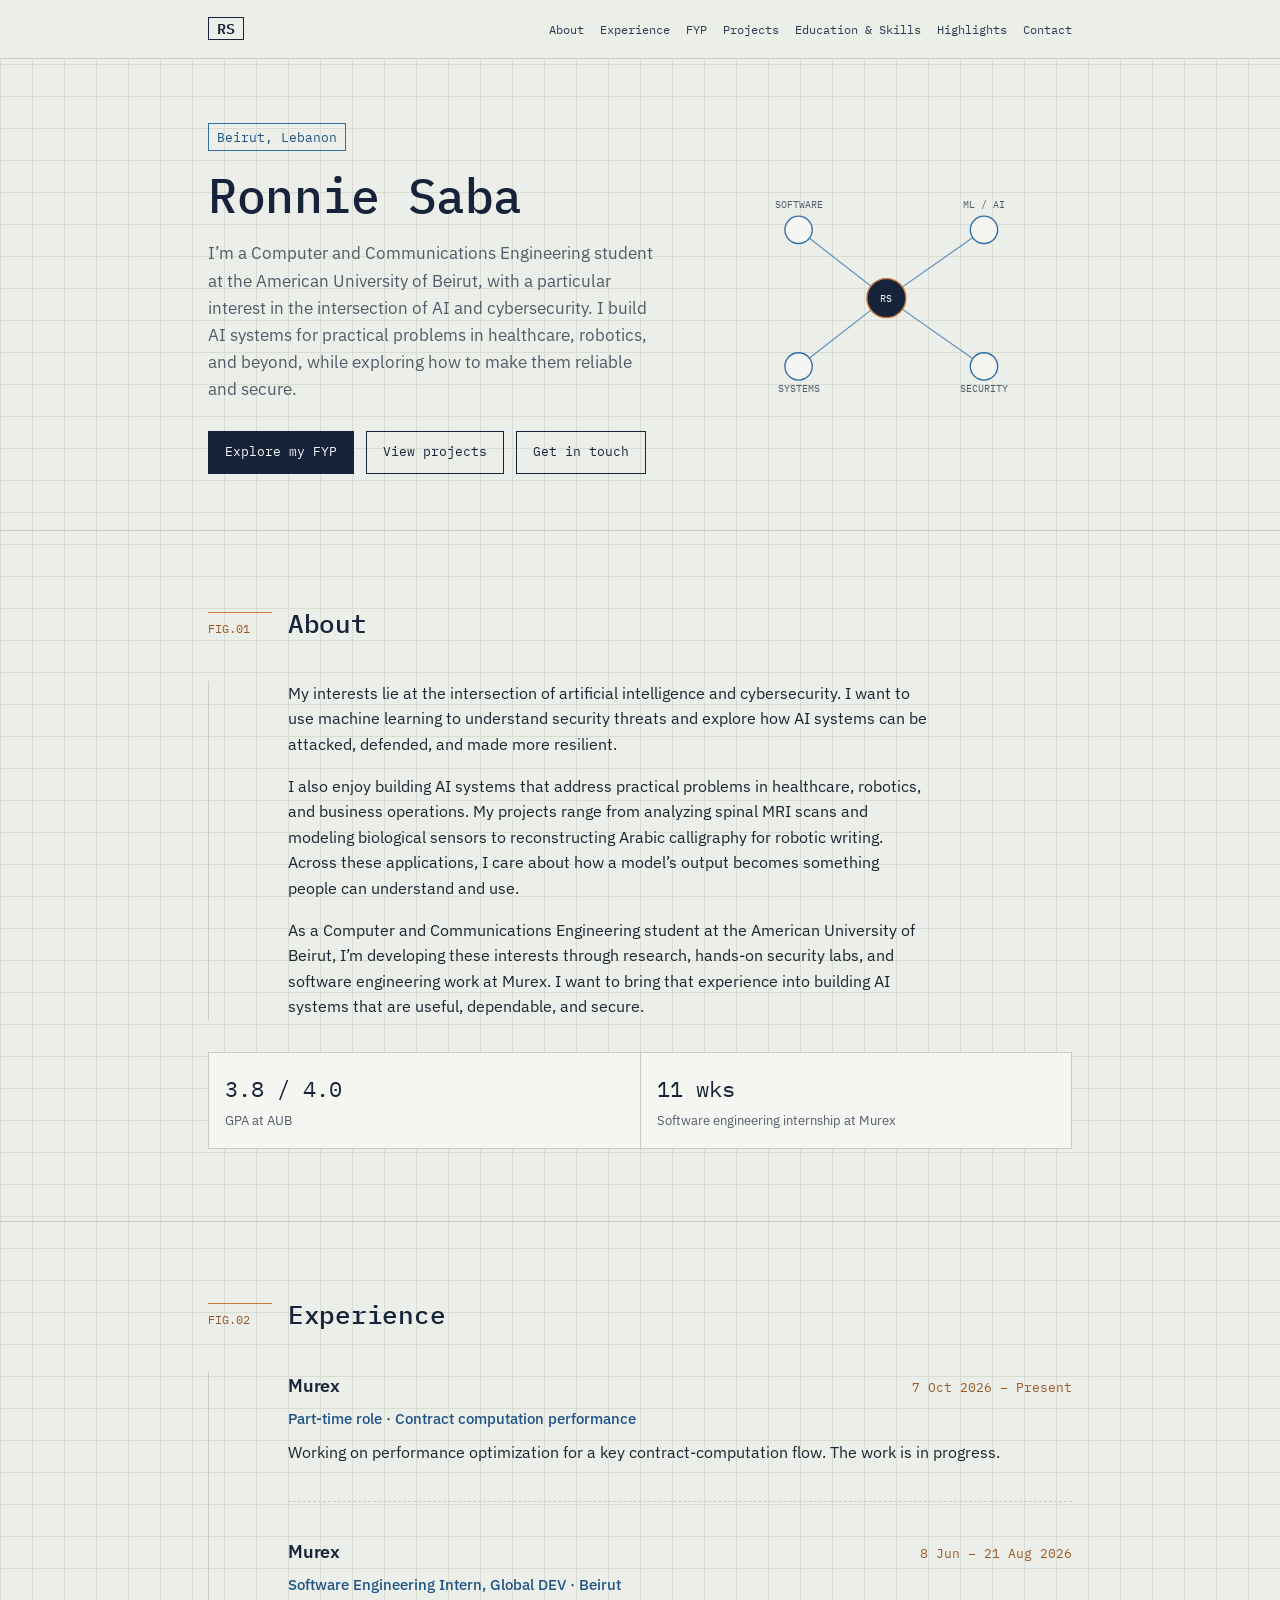
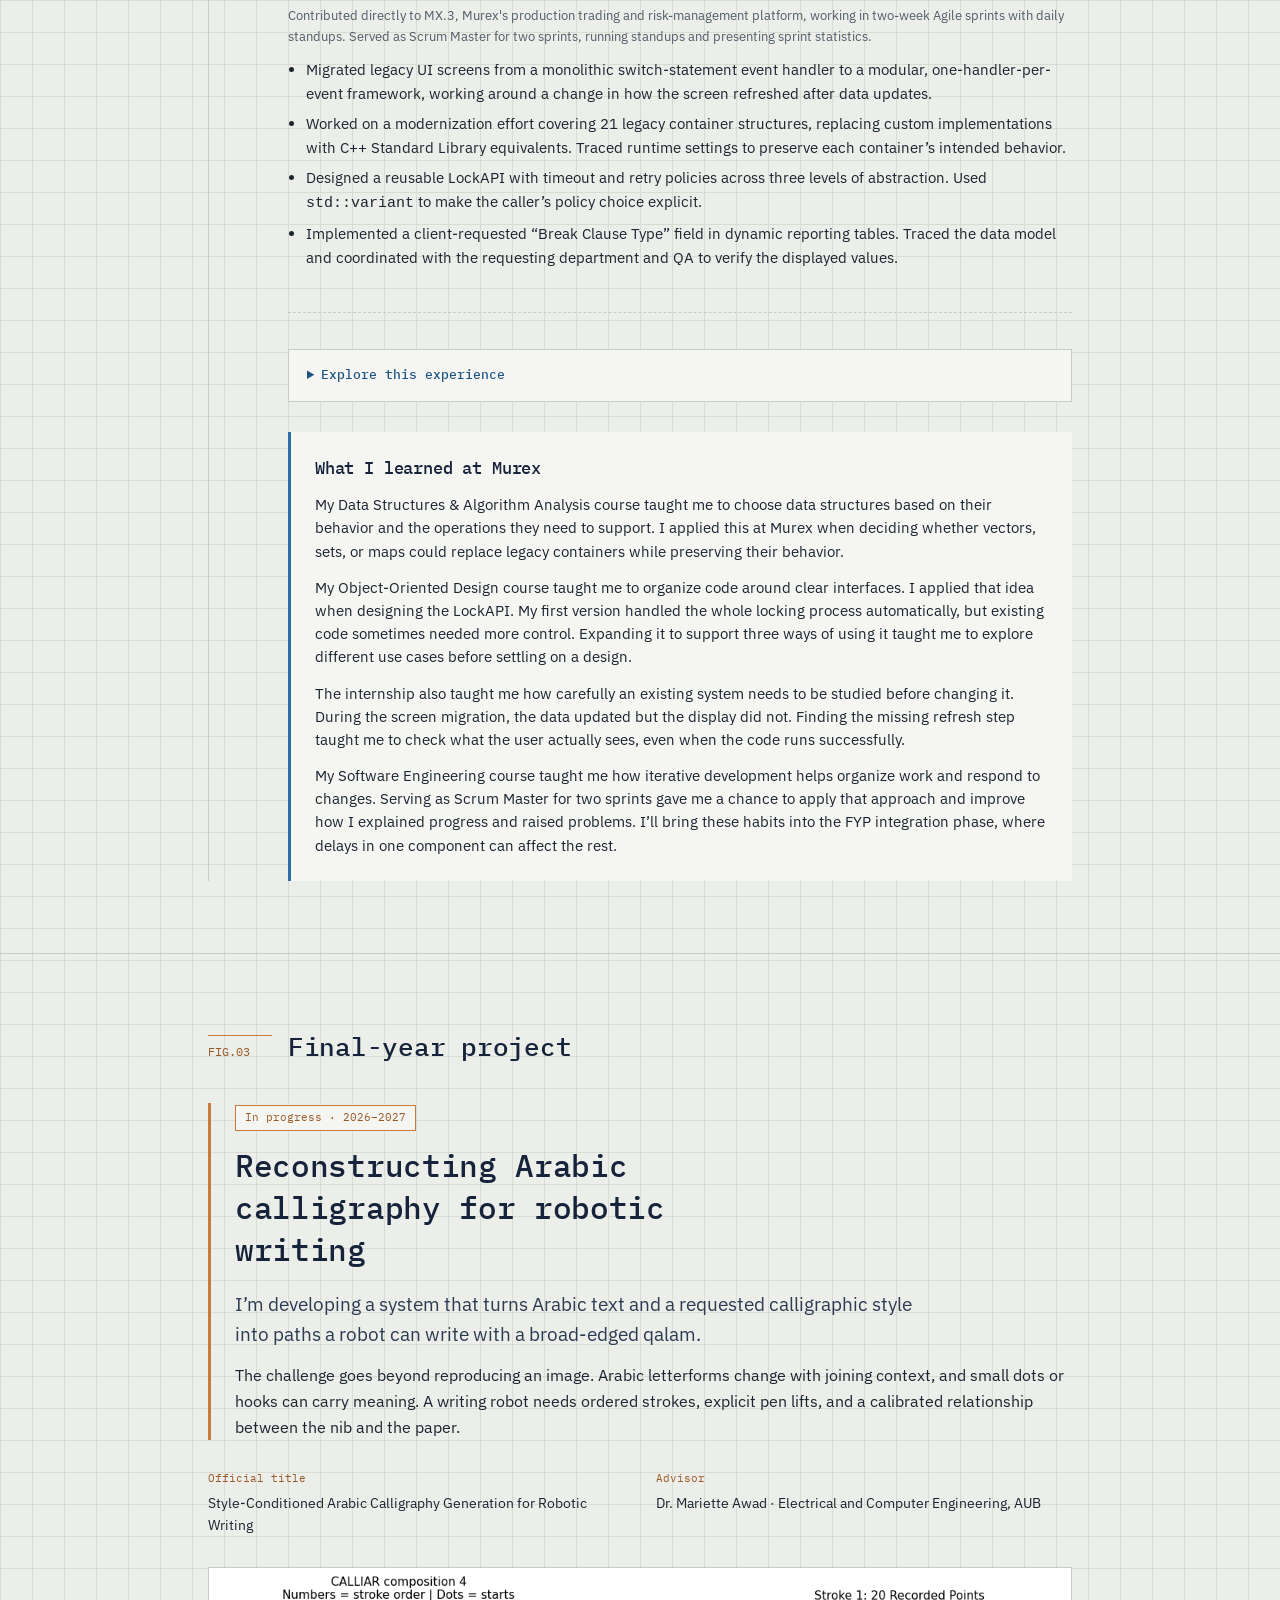
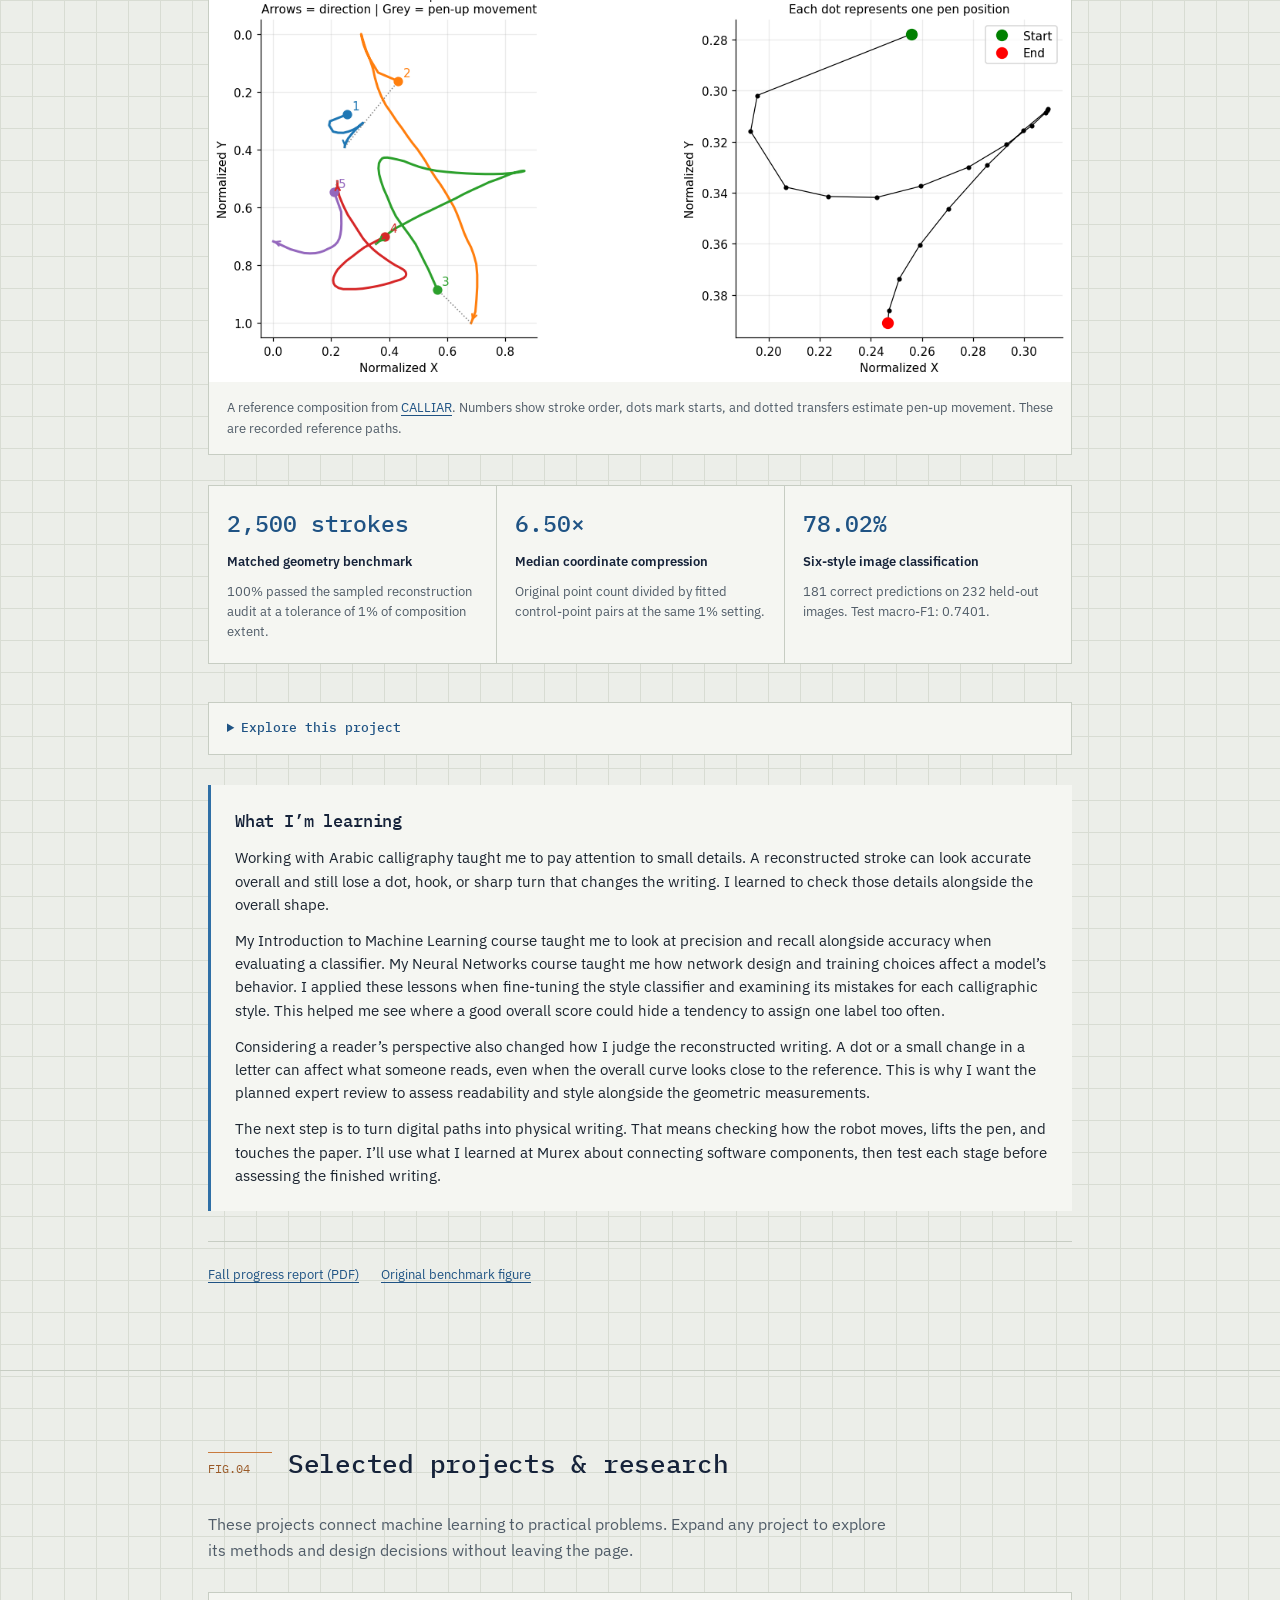
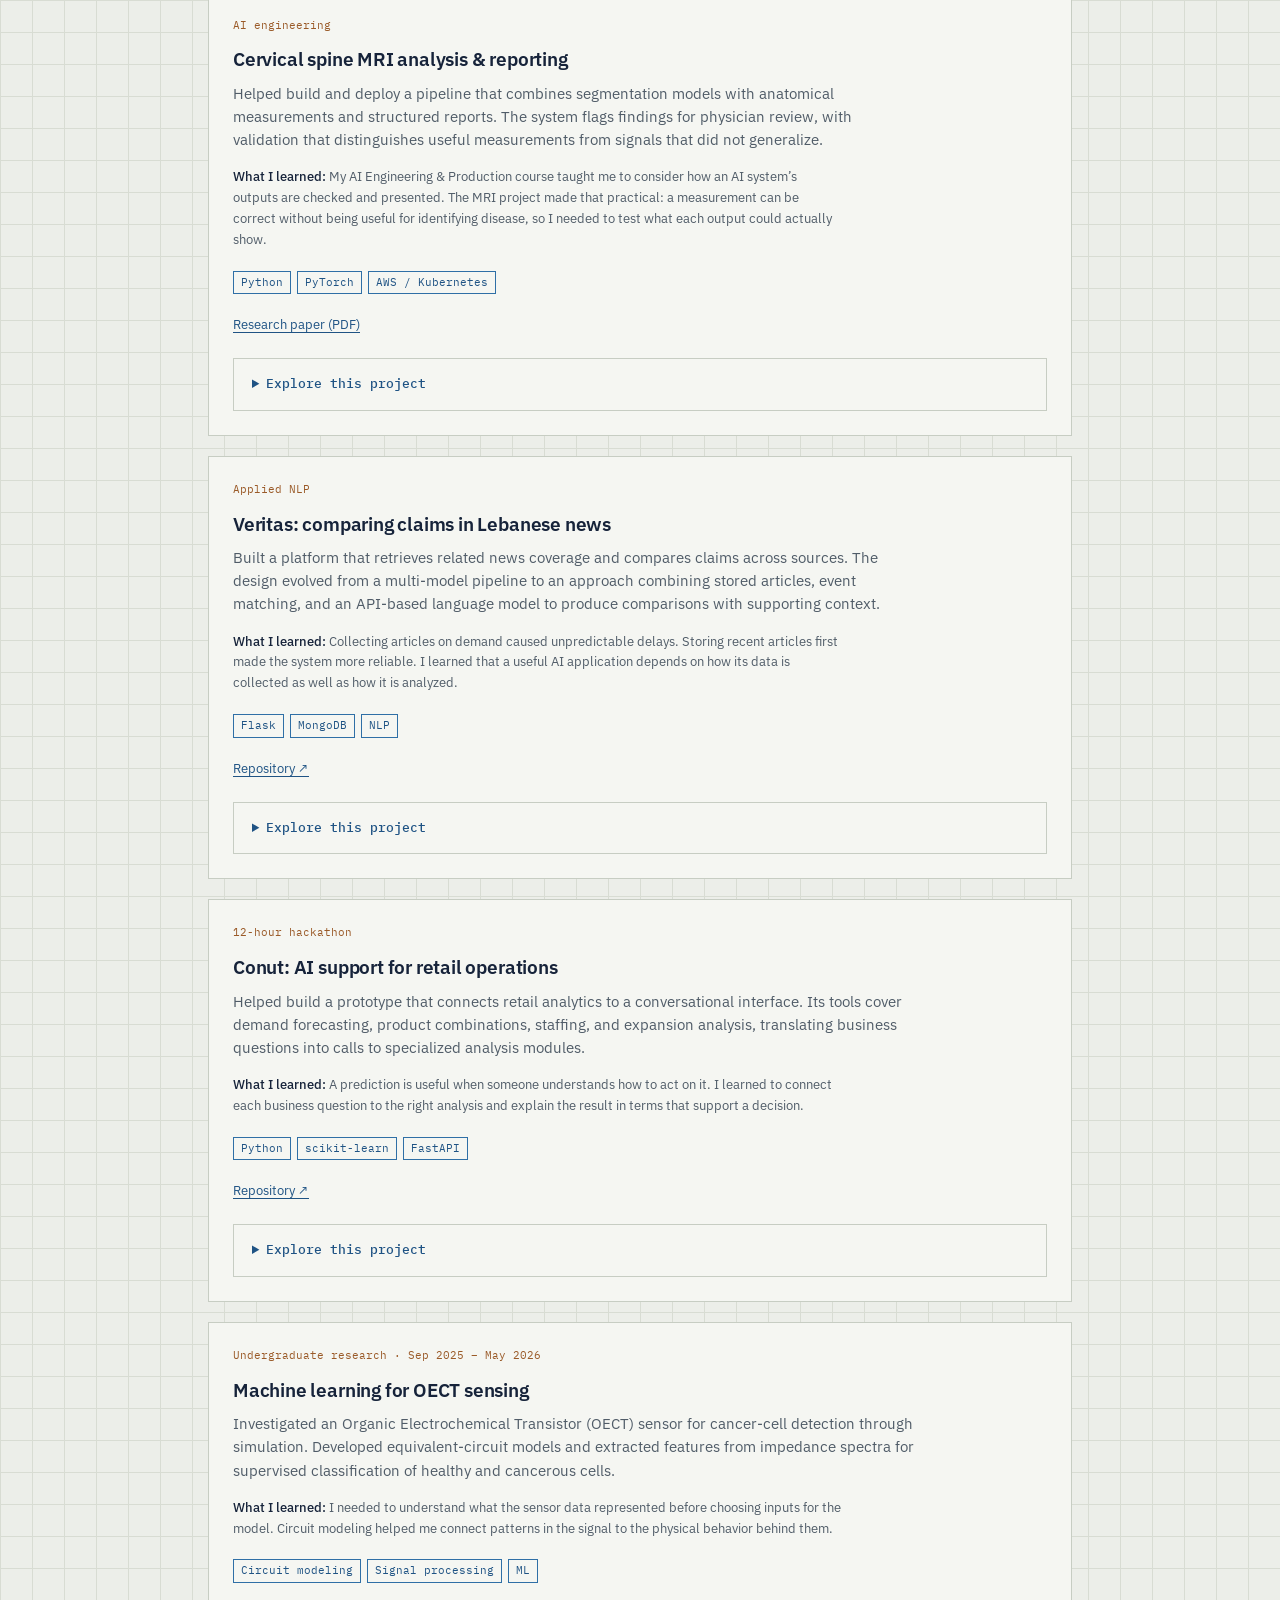
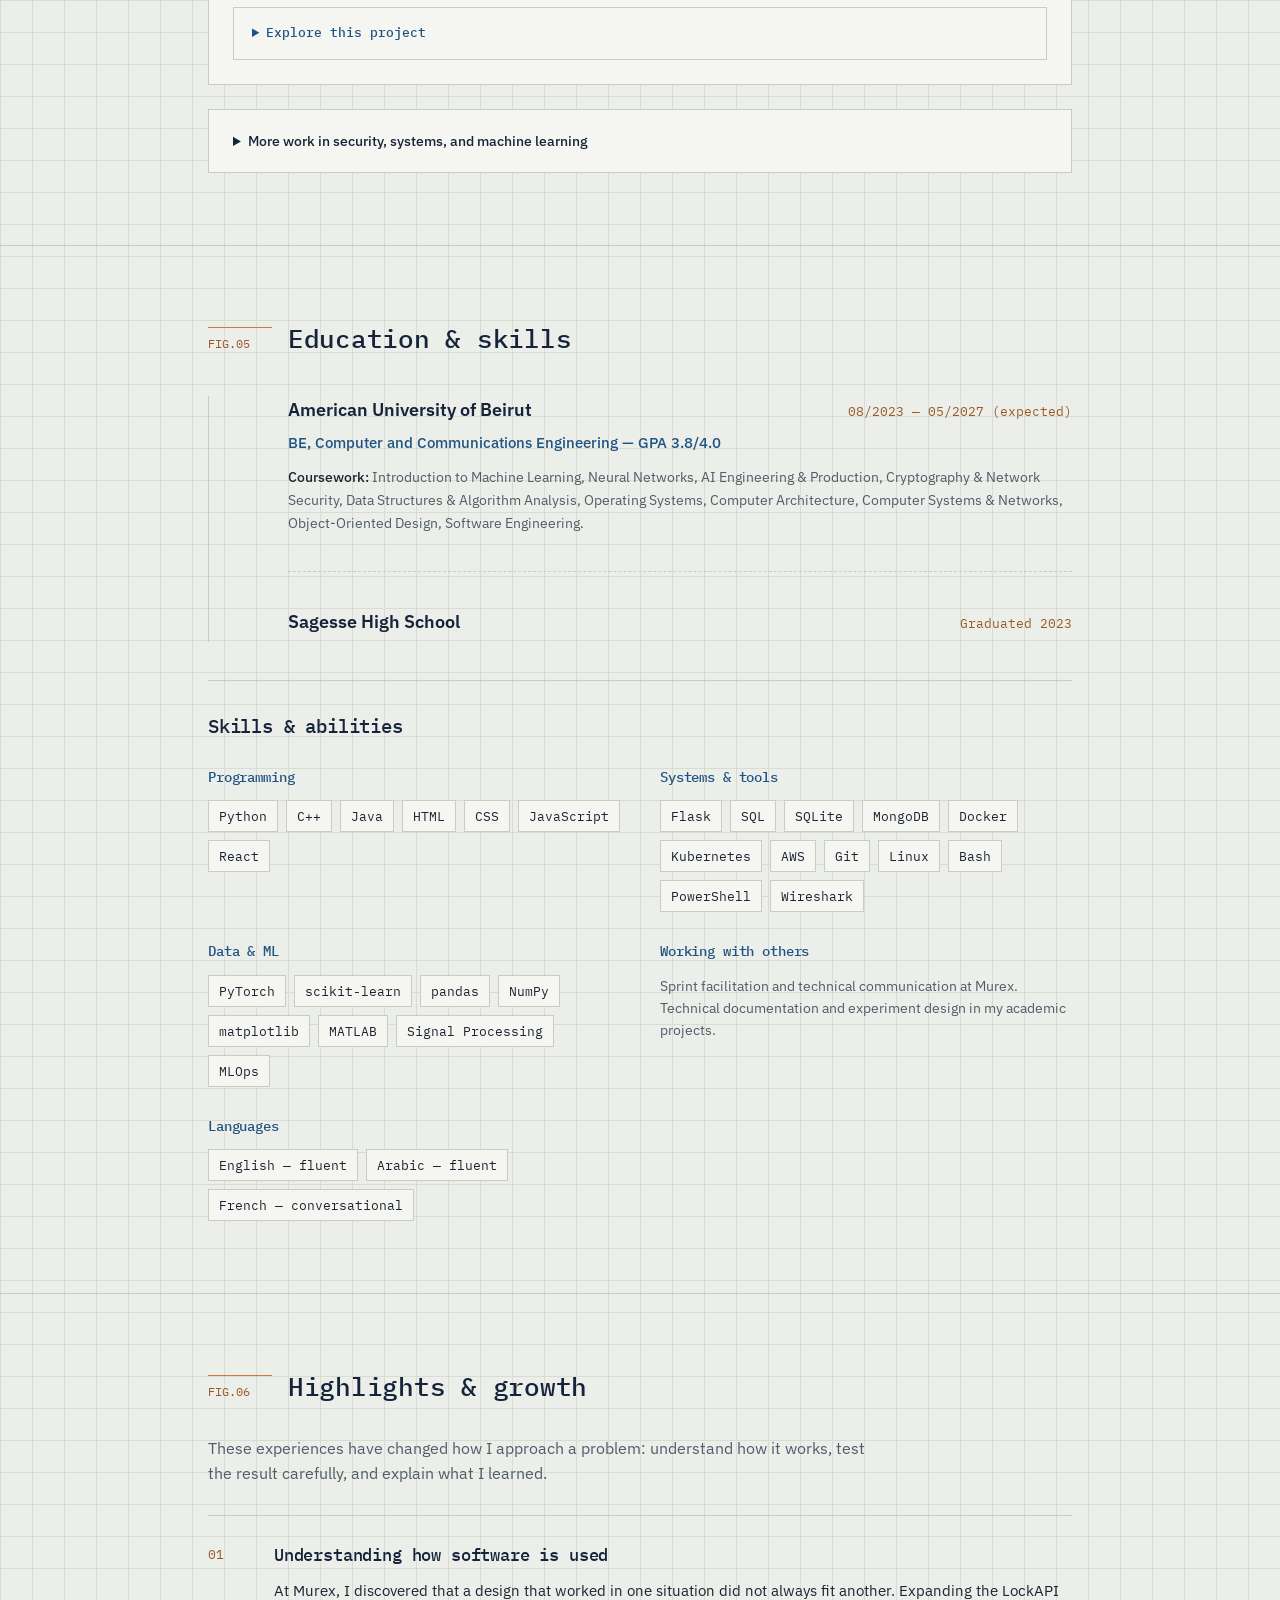
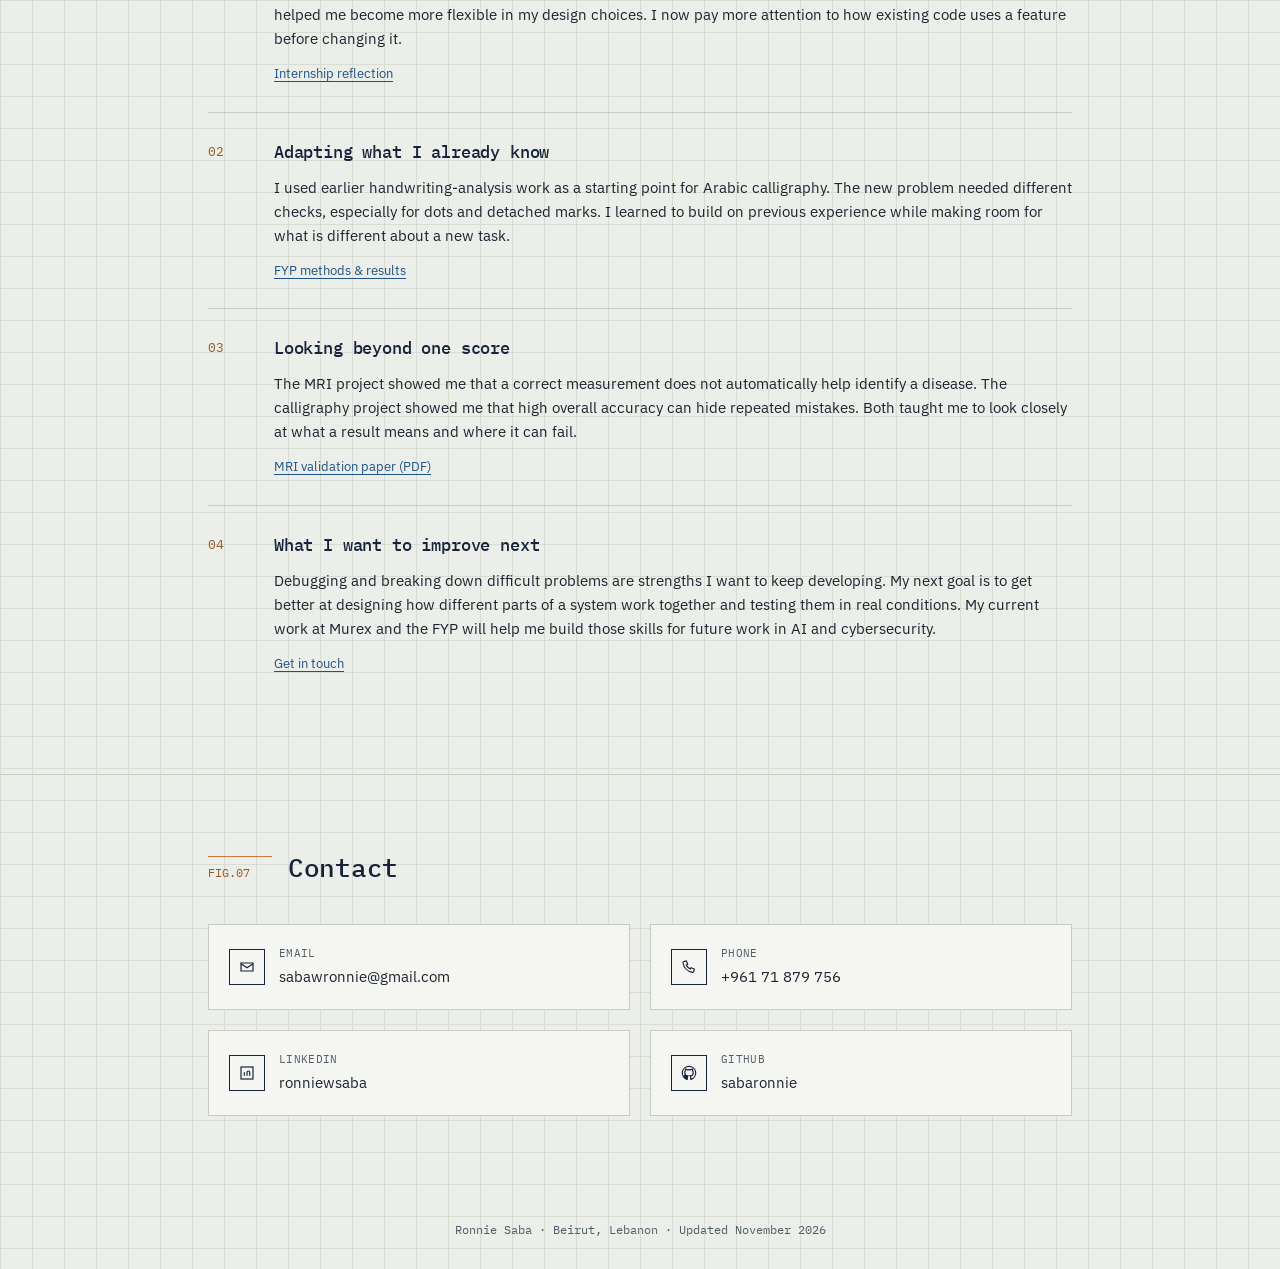
<file: index.html>
<!DOCTYPE html>
<html lang="en">
<head>
<meta charset="UTF-8">
<meta name="viewport" content="width=device-width, initial-scale=1.0">
<title>Ronnie Saba | Computer Engineering Portfolio</title>
<meta name="description" content="Ronnie Saba’s engineering portfolio: Arabic calligraphy robotics, machine learning, software engineering at Murex, and reflections on learning at AUB.">
<meta name="theme-color" content="#16233A">
<link rel="preconnect" href="https://fonts.googleapis.com">
<link rel="preconnect" href="https://fonts.gstatic.com" crossorigin>
<link href="https://fonts.googleapis.com/css2?family=IBM+Plex+Mono:wght@400;500;600&family=IBM+Plex+Sans:wght@400;500;600&display=swap" rel="stylesheet">
<link rel="stylesheet" href="styles.css">
<script src="script.js" defer></script>

</head>
<body>
<a class="skip-link" href="#main">Skip to content</a>

<nav aria-label="Main navigation">
  <div class="nav-inner">
    <a href="#top" class="nav-mark" aria-label="Ronnie Saba, back to top">RS</a>
    <button class="nav-toggle" type="button" aria-expanded="false" aria-controls="nav-links">Menu</button>
    <ul class="nav-links" id="nav-links">
      <li><a href="#about">About</a></li>
      <li><a href="#experience">Experience</a></li>
      <li><a href="#fyp">FYP</a></li>
      <li><a href="#projects">Projects</a></li>
      <li><a href="#education">Education &amp; Skills</a></li>
      <li><a href="#highlights">Highlights</a></li>
      <li><a href="#contact">Contact</a></li>
    </ul>
  </div>
</nav>

<div id="top"></div>

<header class="hero">
  <div class="wrap hero-grid">
    <div>
      <span class="eyebrow-tag">Beirut, Lebanon</span>
      <h1>Ronnie Saba</h1>
      <p class="hero-lede">I’m a Computer and Communications Engineering student at the American University of Beirut, with a particular interest in the intersection of AI and cybersecurity. I build AI systems for practical problems in healthcare, robotics, and beyond, while exploring how to make them reliable and secure.</p>
      <div class="hero-actions">
        <a href="#fyp" class="btn primary">Explore my FYP</a>
        <a href="#projects" class="btn">View projects</a>
        <a href="#contact" class="btn">Get in touch</a>
      </div>
    </div>
    <div class="hero-diagram">
      <svg viewBox="0 0 380 320" role="img" aria-label="Schematic diagram connecting Ronnie's core disciplines: software, systems, machine learning, and security">
        <path class="wire" d="M190,160 L100,90"/>
        <path class="wire" d="M190,160 L290,90"/>
        <path class="wire" d="M190,160 L100,230"/>
        <path class="wire" d="M190,160 L290,230"/>
        <circle class="node-dot core" cx="190" cy="160" r="20"/>
        <text x="190" y="164" text-anchor="middle" class="node-label core-label">RS</text>
        <circle class="node-dot" cx="100" cy="90" r="14"/>
        <text x="100" y="68" text-anchor="middle" class="node-label">SOFTWARE</text>
        <circle class="node-dot" cx="290" cy="90" r="14"/>
        <text x="290" y="68" text-anchor="middle" class="node-label">ML / AI</text>
        <circle class="node-dot" cx="100" cy="230" r="14"/>
        <text x="100" y="256" text-anchor="middle" class="node-label">SYSTEMS</text>
        <circle class="node-dot" cx="290" cy="230" r="14"/>
        <text x="290" y="256" text-anchor="middle" class="node-label">SECURITY</text>
      </svg>
    </div>
  </div>
</header>

<main id="main">
<section id="about" aria-labelledby="about-title">
  <div class="wrap">
    <div class="section-head">
      <span class="section-ref">FIG.01</span>
      <h2 class="section-title" id="about-title">About</h2>
    </div>
    <div class="body-col">
      <div class="rail"></div>
      <div class="about-text">
        <p>My interests lie at the intersection of artificial intelligence and cybersecurity. I want to use machine learning to understand security threats and explore how AI systems can be attacked, defended, and made more resilient.</p>
        <p>I also enjoy building AI systems that address practical problems in healthcare, robotics, and business operations. My projects range from analyzing spinal MRI scans and modeling biological sensors to reconstructing Arabic calligraphy for robotic writing. Across these applications, I care about how a model’s output becomes something people can understand and use.</p>
        <p>As a Computer and Communications Engineering student at the American University of Beirut, I’m developing these interests through research, hands-on security labs, and software engineering work at Murex. I want to bring that experience into building AI systems that are useful, dependable, and secure.</p>
      </div>
    </div>
    <div class="stat-strip">
      <div class="stat">
        <div class="stat-num">3.8 / 4.0</div>
        <div class="stat-label">GPA at AUB</div>
      </div>
      <div class="stat">
        <div class="stat-num">11 wks</div>
        <div class="stat-label">Software engineering internship at Murex</div>
      </div>
    </div>
  </div>
</section>

<section id="internship" aria-labelledby="internship-title">
  <span id="experience" class="anchor-alias" aria-hidden="true"></span>
  <div class="wrap">
    <div class="section-head">
      <span class="section-ref">FIG.02</span>
      <h2 class="section-title" id="internship-title">Experience</h2>
    </div>
    <div class="body-col">
      <div class="rail"></div>
      <div>

        <div class="entry">
          <div class="entry-top">
            <h3 class="entry-org">Murex</h3>
            <span class="entry-date">7 Oct 2026 – Present</span>
          </div>
          <div class="entry-role">Part-time role · Contract computation performance</div>
          <p>Working on performance optimization for a key contract-computation flow. The work is in progress.</p>
        </div>

        <div class="entry">
          <div class="entry-top">
            <h3 class="entry-org">Murex</h3>
            <span class="entry-date">8 Jun – 21 Aug 2026</span>
          </div>
          <div class="entry-role">Software Engineering Intern, Global DEV · Beirut</div>
          <p class="entry-meta">Contributed directly to MX.3, Murex's production trading and risk-management platform, working in two-week Agile sprints with daily standups. Served as Scrum Master for two sprints, running standups and presenting sprint statistics.</p>
          <ul>
            <li>Migrated legacy UI screens from a monolithic switch-statement event handler to a modular, one-handler-per-event framework, working around a change in how the screen refreshed after data updates.</li>
            <li>Worked on a modernization effort covering 21 legacy container structures, replacing custom implementations with C++ Standard Library equivalents. Traced runtime settings to preserve each container’s intended behavior.</li>
            <li>Designed a reusable LockAPI with timeout and retry policies across three levels of abstraction. Used <code>std::variant</code> to make the caller’s policy choice explicit.</li>
            <li>Implemented a client-requested “Break Clause Type” field in dynamic reporting tables. Traced the data model and coordinated with the requesting department and QA to verify the displayed values.</li>
          </ul>
        </div>

<details class="inline-details" id="murex-details">
<summary aria-label="Explore this experience: Murex internship">Explore this experience</summary>
<div class="details-content">  <h4>Case 1: preserving behavior during a UI migration</h4>
  <p>The older framework routed screen events through one large switch statement. I migrated screens to specialized handlers for individual events. The main challenge was understanding behavior that the old framework had supplied implicitly.</p>
  <p>For example, changing the data automatically refreshed the old screen. The newer framework required an explicit refresh. Tracing why the screen stayed unchanged helped me find the missing refresh step. I learned to follow a change all the way to what appears on screen, rather than assuming that updated data means the feature works.</p>
  <h4>Case 2: modernizing containers</h4>
  <p>The modernization effort covered a backlog of 21 legacy container structures. Selecting a Standard Library replacement required understanding each use and its runtime flags. A container’s shape in the source did not fully describe its behavior.</p>
  <p>I investigated the intended access and uniqueness rules before choosing replacements such as vectors, sets, and unordered maps. Debugging these changes taught me that replacing a small piece of code can affect other parts of the system. I learned to check those connections before deciding a change is complete.</p>
  <h4>Case 3: designing the LockAPI</h4>
  <p>I designed a reusable interface to standardize lock acquisition. Callers select a timeout or retry policy explicitly through a C++ <code>std::variant</code>. As I applied the API to different call sites, the design expanded to accommodate three levels of control.</p>
  <figure class="evidence-figure internship-figure policy-figure">
    <a href="assets/internship/lock-acquisition-policies.png" target="_blank" rel="noopener noreferrer" aria-label="Open the full-size lock acquisition policy flowchart (opens in a new tab)"><img src="assets/internship/lock-acquisition-policies.png" width="1083" height="753" loading="lazy" alt="Lock acquisition flowchart: choose a timeout or retry policy, attempt acquisition, then return the acquired lock on success or nullptr on failure."></a>
    <figcaption>The acquisition flow from my internship report. A timeout policy waits for a configured duration, while a retry policy limits the number of attempts. Both report whether acquisition succeeded.</figcaption>
  </figure>
  <div class="table-scroll" role="region" aria-label="LockAPI abstraction levels" tabindex="0"><table>
    <caption>LockAPI abstraction levels</caption>
    <thead><tr><th scope="col">Interface level</th><th scope="col">Responsibility</th></tr></thead>
    <tbody><tr><th scope="row">Execute with a lock</th><td class="prose-cell">Acquire the lock, execute the protected logic, and release the lock.</td></tr><tr><th scope="row">Acquire a lock</th><td class="prose-cell">Apply the selected acquisition policy. The caller handles the protected work and release.</td></tr><tr><th scope="row">Build a lock object</th><td class="prose-cell">Provide the object while leaving the workflow under caller control.</td></tr></tbody>
  </table></div>
  <h4>Case 4: a reporting field requested by a client</h4>
  <p>I added a “Break Clause Type” field to dynamic reporting tables, allowing users to work with information that previously required opening individual trades. I traced the existing data access and field-registration mechanisms, then coordinated checks with the requesting department and QA.</p>

</div>
</details>
        <div class="reflection">
          <h3>What I learned at Murex</h3>
          <p>My Data Structures &amp; Algorithm Analysis course taught me to choose data structures based on their behavior and the operations they need to support. I applied this at Murex when deciding whether vectors, sets, or maps could replace legacy containers while preserving their behavior.</p>
          <p>My Object-Oriented Design course taught me to organize code around clear interfaces. I applied that idea when designing the LockAPI. My first version handled the whole locking process automatically, but existing code sometimes needed more control. Expanding it to support three ways of using it taught me to explore different use cases before settling on a design.</p>
          <p>The internship also taught me how carefully an existing system needs to be studied before changing it. During the screen migration, the data updated but the display did not. Finding the missing refresh step taught me to check what the user actually sees, even when the code runs successfully.</p>
          <p>My Software Engineering course taught me how iterative development helps organize work and respond to changes. Serving as Scrum Master for two sprints gave me a chance to apply that approach and improve how I explained progress and raised problems. I’ll bring these habits into the FYP integration phase, where delays in one component can affect the rest.</p>
        </div>

      </div>
    </div>
  </div>
</section>

<section id="fyp" aria-labelledby="fyp-title">
  <div class="wrap">
    <div class="section-head">
      <span class="section-ref">FIG.03</span>
      <h2 class="section-title" id="fyp-title">Final-year project</h2>
    </div>
    <article class="fyp-study">
      <div class="fyp-heading">
        <span class="status">In progress · 2026–2027</span>
        <h3>Reconstructing Arabic calligraphy for robotic writing</h3>
        <p class="fyp-lede">I’m developing a system that turns Arabic text and a requested calligraphic style into paths a robot can write with a broad-edged qalam.</p>
        <p>The challenge goes beyond reproducing an image. Arabic letterforms change with joining context, and small dots or hooks can carry meaning. A writing robot needs ordered strokes, explicit pen lifts, and a calibrated relationship between the nib and the paper.</p>
      </div>
      <dl class="project-facts">
        <div><dt>Official title</dt><dd>Style-Conditioned Arabic Calligraphy Generation for Robotic Writing</dd></div>
        <div><dt>Advisor</dt><dd>Dr. Mariette Awad · Electrical and Computer Engineering, AUB</dd></div>
      </dl>
      <figure class="evidence-figure">
        <a href="assets/fyp/composition.png" aria-label="Open the full-size CALLIAR composition figure (opens in a new tab)" target="_blank" rel="noopener noreferrer"><img src="assets/fyp/composition.png" alt="A CALLIAR reference composition separated into five ordered strokes, alongside the 20 recorded points in its first stroke." width="1118" height="538" loading="lazy"></a>
        <figcaption>A reference composition from <a href="https://github.com/ARBML/Calliar" target="_blank" rel="noopener noreferrer">CALLIAR</a>. Numbers show stroke order, dots mark starts, and dotted transfers estimate pen-up movement. These are recorded reference paths.</figcaption>
      </figure>
      <div class="metric-grid" aria-label="Selected experimental results">
        <div><strong>2,500 strokes</strong><span>Matched geometry benchmark</span><p>100% passed the sampled reconstruction audit at a tolerance of 1% of composition extent.</p></div>
        <div><strong>6.50×</strong><span>Median coordinate compression</span><p>Original point count divided by fitted control-point pairs at the same 1% setting.</p></div>
        <div><strong>78.02%</strong><span>Six-style image classification</span><p>181 correct predictions on 232 held-out images. Test macro-F1: 0.7401.</p></div>
      </div>
<details class="inline-details" id="fyp-details">
<summary aria-label="Explore this project: Arabic calligraphy for robotic writing">Explore this project</summary>
<div class="details-content">      <div class="study-block">
        <h4>Compact paths that preserve small details</h4>
        <p>The geometry analysis covers 2,500 CALLIAR compositions containing 44,987 primitive strokes and 1,917,438 recorded points. Bézier curves provide a compact representation of the recorded points while preserving dot placement and stroke boundaries.</p>
        <p>On a matched sample of 2,500 strokes, the improved fitter raised the sampled audit pass rate from 82.48% to 100% at the 1% setting and used about 10.9% fewer curve segments on average. The additional checks increased median processing time from 2.91 to 6.98 milliseconds per stroke in the recorded environment.</p>
<div class="table-scroll" role="region" aria-label="Geometry benchmark comparison" tabindex="0"><table>
    <caption>Matched sample of 2,500 strokes with at least eight recorded points · 1% tolerance</caption>
    <thead><tr><th scope="col">Metric</th><th scope="col">Earlier fitter</th><th scope="col">Improved raw fitter</th></tr></thead>
    <tbody><tr><th scope="row">Sampled audit pass rate</th><td>82.48%</td><td>100%</td></tr><tr><th scope="row">Average cubic segments per stroke</th><td>2.949</td><td>2.628</td></tr><tr><th scope="row">Median coordinate-pair compression</th><td>5.75×</td><td>6.50×</td></tr><tr><th scope="row">Median runtime including checks</th><td>2.91 ms</td><td>6.98 ms</td></tr></tbody>
  </table></div>
<ul>
    <li><strong>Tolerance:</strong> 1% of the composition’s longest extent, expressed in normalized geometry.</li>
    <li><strong>Sampled audit:</strong> an approximation to geometric distance in both directions between a fitted curve and the reference polyline. The check is part of the fitter’s acceptance process.</li>
    <li><strong>Coordinate-pair compression:</strong> original recorded point count divided by fitted control-point pairs, counting shared endpoints once. This measures coordinate counts.</li>
    <li><strong>Local-detail experiment:</strong> a separate 150-stroke sample. Capping tolerance at the smaller of 1% of composition extent and 2% of local stroke extent lowered the 95th-percentile stroke-relative error from 8.67% to 1.74%. Average segments increased from 2.64 to 4.03.</li>
  </ul>
        <figure class="evidence-figure">
          <a href="assets/fyp/local-detail.png" aria-label="Open the full-size local detail comparison (opens in a new tab)" target="_blank" rel="noopener noreferrer"><img src="assets/fyp/local-detail.png" alt="Four stroke examples compare a tolerance based on the whole composition, in red, with a tighter local tolerance, in blue, that follows small hooks and corners more closely." width="1490" height="436" loading="lazy"></a>
          <figcaption>Reconstruction experiments using CALLIAR reference strokes. A separate 150-stroke comparison lowered the 95th-percentile stroke-relative error from 8.67% to 1.74% with a local tolerance cap. The added detail required more segments and reduced median compression from 6.66× to 4.71×. Open the image for a closer view.</figcaption>
        </figure>
      </div>
      <div class="study-block">
        <h4>Recognizing six calligraphic styles</h4>
        <p>The style-recognition study uses 1,252 single-style images from MBZUAI’s <a href="https://huggingface.co/datasets/MBZUAI/DuwatBench" target="_blank" rel="noopener noreferrer">DuwatBench</a> with related images grouped before division into training, validation, and test sets. This reduced known overlap between subsets. The labels cover Diwani, Kufic, Naskh, Nasta’liq, Ruq’ah, and Thuluth.</p>
<p>The grouped split contains 825 training, 195 validation, and 232 test images across 582 related-image groups. Missing metadata limits the certainty of artist and collection separation. The selected model achieved 0.6798 validation macro-F1 and 73.18% mean per-style recall on the test set.</p>
        <div class="table-scroll" role="region" aria-label="Style classification results, scroll horizontally if needed" tabindex="0">
          <table>
            <caption>Selected comparisons from the integrated run · Same 232-image test set</caption>
            <thead><tr><th scope="col">Method</th><th scope="col">Accuracy</th><th scope="col">Macro-F1</th></tr></thead>
            <tbody>
              <tr><th scope="row">Majority-class baseline</th><td>52.59%</td><td>0.1149</td></tr>
              <tr><th scope="row">Full image, frozen ResNet18 features</th><td>56.03%</td><td>0.5058</td></tr>
              <tr><th scope="row">Annotated crop, frozen ResNet18 features</th><td>67.24%</td><td>0.5979</td></tr>
              <tr class="selected-result"><th scope="row">Annotated crop, fine-tuned final block, balanced sampling &amp; augmentation</th><td>78.02%</td><td>0.7401</td></tr>
            </tbody>
          </table>
        </div>
        <p class="evidence-note">The frozen-feature models use logistic regression. The neural checkpoint was selected by validation macro-F1, an average that gives each style equal weight. The test set is small and imbalanced, and it was revisited during diagnosis. These results measure style recognition on this split.</p>
        <p>Error analysis exposed a useful limitation: Naskh had 80.0% recall but only 45.7% precision, because the model assigned that label too often. A blur stress test reduced accuracy to 66.38%. These findings guide further validation before using the classifier to assess generated calligraphy.</p>
      </div>
      <div class="study-block">
        <h4>The robot integration plan</h4>
        <p>A comparison of five platforms led to a recommendation for the myCobot 280 in the November hardware proposal. Its six axes offer control over the qalam’s orientation as well as its position. Preliminary calibration software is ready for further testing, with procurement and physical validation still pending.</p>
        <ol class="pipeline" aria-label="Planned system stages">
          <li><strong>Text &amp; style</strong><span>Arabic input and an expert-reviewed style reference</span></li>
          <li><strong>Stroke generation</strong><span>Ordered geometry with explicit pen states</span></li>
          <li><strong>Motion planning</strong><span>Calibrated paper frame, tool offset, speeds, and lifts</span></li>
          <li><strong>Physical writing</strong><span>Robot execution and independently measured output</span></li>
        </ol>
        <p class="evidence-note">Trajectory research, style classification, and hardware planning are the current deliverables. Learned text-to-stroke generation and integrated pen-on-paper writing remain future work. A 95th-percentile planar error of at most 1 mm on a 100 mm calibration pattern is a proposed physical acceptance target.</p>
      </div>
      <div class="study-block">
        <h4>Progress &amp; next milestones</h4>
        <ol class="milestones">
          <li><span>Sep–Oct 2026</span><p>Scoped the system, researched datasets, benchmarked stroke reconstruction, and completed the fall progress report.</p></li>
          <li><span>November 2026</span><p>Added style-recognition experiments and diagnostics, investigated stroke variants, and prepared the myCobot hardware proposal.</p></li>
          <li><span>Next phase</span><p>Validate a short-word pilot in one reviewed style, develop the trajectory generator, and calibrate the writing setup.</p></li>
          <li><span>Feb–Apr 2027 · Planned</span><p>Integrate the models with the robot in February–March, working toward an internal completion target of 11 April 2027.</p></li>
        </ol>
      </div>

</div>
</details>
      <div class="reflection">
        <h3>What I’m learning</h3>
        <p>Working with Arabic calligraphy taught me to pay attention to small details. A reconstructed stroke can look accurate overall and still lose a dot, hook, or sharp turn that changes the writing. I learned to check those details alongside the overall shape.</p>
        <p>My Introduction to Machine Learning course taught me to look at precision and recall alongside accuracy when evaluating a classifier. My Neural Networks course taught me how network design and training choices affect a model’s behavior. I applied these lessons when fine-tuning the style classifier and examining its mistakes for each calligraphic style. This helped me see where a good overall score could hide a tendency to assign one label too often.</p>
        <p>Considering a reader’s perspective also changed how I judge the reconstructed writing. A dot or a small change in a letter can affect what someone reads, even when the overall curve looks close to the reference. This is why I want the planned expert review to assess readability and style alongside the geometric measurements.</p>
        <p>The next step is to turn digital paths into physical writing. That means checking how the robot moves, lifts the pen, and touches the paper. I’ll use what I learned at Murex about connecting software components, then test each stage before assessing the finished writing.</p>
      </div>
      <div class="artifact-links fyp-links">
        <a href="artifacts/fyp-progress-report.pdf" target="_blank" rel="noopener noreferrer" title="Opens in a new tab">Fall progress report (PDF)</a>
        <a href="assets/fyp/fit-comparison.png" target="_blank" rel="noopener noreferrer" title="Opens in a new tab">Original benchmark figure</a>
      </div>
    </article>
  </div>
</section>

<section id="projects">
  <div class="wrap">
    <div class="section-head">
      <span class="section-ref">FIG.04</span>
      <h2 class="section-title">Selected projects &amp; research</h2>
    </div>
    <p class="section-intro">These projects connect machine learning to practical problems. Expand any project to explore its methods and design decisions without leaving the page.</p>
    <div class="proj-grid">
      <article class="proj-card" id="mri" aria-labelledby="mri-title">
        <p class="project-kind">AI engineering</p>
        <h3 class="proj-title" id="mri-title">Cervical spine MRI analysis &amp; reporting</h3>
        <p class="proj-desc">Helped build and deploy a pipeline that combines segmentation models with anatomical measurements and structured reports. The system flags findings for physician review, with validation that distinguishes useful measurements from signals that did not generalize.</p>
        <p class="project-learning"><strong>What I learned:</strong> My AI Engineering &amp; Production course taught me to consider how an AI system’s outputs are checked and presented. The MRI project made that practical: a measurement can be correct without being useful for identifying disease, so I needed to test what each output could actually show.</p>
        <div class="proj-tags"><span class="proj-tag">Python</span><span class="proj-tag">PyTorch</span><span class="proj-tag">AWS / Kubernetes</span></div>
        <div class="artifact-links"><a href="artifacts/mri-research-paper.pdf" target="_blank" rel="noopener noreferrer" title="Opens in a new tab">Research paper (PDF)</a></div>
<details class="inline-details" id="mri-details">
<summary aria-label="Explore this project: Cervical spine MRI analysis &amp; reporting">Explore this project</summary>
<div class="details-content">
  <p>AI Engineering course project · AUB</p>
  <p>The pipeline takes a sagittal T2 cervical MRI and produces structured measurements and a report for physician review. It combines three segmentation engines with dedicated measurement, assessment, and reporting services.</p>
  <ol class="pipeline"><li><strong>Input</strong><span>Validate DICOM or NIfTI data and coordinate service requests.</span></li><li><strong>Segmentation</strong><span>TotalSpineSeg, Spinal Cord Toolbox, and SPINEPS.</span></li><li><strong>Measurements</strong><span>Measure anatomy and assess values against cited thresholds.</span></li><li><strong>Report</strong><span>Present structured findings for physician review.</span></li></ol>
  <h4>What I learned from testing</h4>
  <p>Testing showed that some measurements were more useful than others. Canal and spinal-cord measurements helped distinguish the studied groups, while disc measurements gave more limited results. A measurement of spinal alignment could be accurate without helping identify disease.</p>
  <p>I learned to ask two questions about an output: was it measured correctly, and what does it actually tell me? Keeping those questions separate helped me describe the system’s results more accurately.</p>
  <h4>Considering the clinician’s perspective</h4>
  <p>I also considered how a clinician would use the report. A number is more useful when its meaning and limitations are clear. This shaped the decision to present measurements and flagged findings for physician review, rather than treating the generated report as a final diagnosis.</p>

</div>
</details>
      </article>
      <article class="proj-card" id="veritas" aria-labelledby="veritas-title">
        <p class="project-kind">Applied NLP</p>
        <h3 class="proj-title" id="veritas-title">Veritas: comparing claims in Lebanese news</h3>
        <p class="proj-desc">Built a platform that retrieves related news coverage and compares claims across sources. The design evolved from a multi-model pipeline to an approach combining stored articles, event matching, and an API-based language model to produce comparisons with supporting context.</p>
        <p class="project-learning"><strong>What I learned:</strong> Collecting articles on demand caused unpredictable delays. Storing recent articles first made the system more reliable. I learned that a useful AI application depends on how its data is collected as well as how it is analyzed.</p>
        <div class="proj-tags"><span class="proj-tag">Flask</span><span class="proj-tag">MongoDB</span><span class="proj-tag">NLP</span></div>
        <div class="artifact-links"><a href="https://github.com/sabaronnie/Veritas" target="_blank" rel="noopener noreferrer">Repository ↗</a></div>
<details class="inline-details" id="veritas-details">
<summary aria-label="Explore this project: Veritas: comparing claims in Lebanese news">Explore this project</summary>
<div class="details-content">
  <p>Veritas compares claims in Lebanese news coverage by retrieving related articles and presenting model-assisted analysis. The project evolved from separate claim-extraction, similarity, and bias models toward a single language-model API workflow supported by event matching and a database of recent articles.</p>
  <h4>Documented request flow</h4>
  <ol>
    <li>A user submits an article URL. The backend extracts its text and publication metadata.</li>
    <li>The system queries recently collected articles in MongoDB and narrows candidates by time and topical similarity.</li>
    <li>An event-relevance score ranks comparison articles, which are serialized with the submitted article as structured data.</li>
    <li>The language-model call compares claims against that retrieved material. The frontend presents the analysis and source context.</li>
  </ol>
  <h4>Why the system stores recent articles</h4>
  <p>Early on-demand scraping encountered rate limits and unpredictable delays. A background collection process moved much of that variability out of the user’s request path. A limited recent-news window kept the stored material focused on the comparison task.</p>
  <h4>What the output can support</h4>
  <p>A comparison can identify agreement or contradiction in the material retrieved. Shared reporting can still repeat an error, and missing sources can change the result. This makes source context and clear uncertainty central to presenting the output.</p>

</div>
</details>
      </article>
      <article class="proj-card" id="conut" aria-labelledby="conut-title">
        <p class="project-kind">12-hour hackathon</p>
        <h3 class="proj-title" id="conut-title">Conut: AI support for retail operations</h3>
        <p class="proj-desc">Helped build a prototype that connects retail analytics to a conversational interface. Its tools cover demand forecasting, product combinations, staffing, and expansion analysis, translating business questions into calls to specialized analysis modules.</p>
        <p class="project-learning"><strong>What I learned:</strong> A prediction is useful when someone understands how to act on it. I learned to connect each business question to the right analysis and explain the result in terms that support a decision.</p>
        <div class="proj-tags"><span class="proj-tag">Python</span><span class="proj-tag">scikit-learn</span><span class="proj-tag">FastAPI</span></div>
        <div class="artifact-links"><a href="https://github.com/sabaronnie/AI-Driven-Cronut-CEO-Agent" target="_blank" rel="noopener noreferrer">Repository ↗</a></div>
<details class="inline-details" id="conut-details">
<summary aria-label="Explore this project: Conut: AI support for retail operations">Explore this project</summary>
<div class="details-content">
  <p>Prototype developed during a 12-hour hackathon.</p>
  <p>The project connects a web chat interface to a FastAPI backend. A language model selects specialized analytics tools through a tool-use loop. Each tool handles a specific retail operations question.</p>
  <div class="table-scroll" role="region" aria-label="Conut analytics methods" tabindex="0"><table>
    <caption>Analytics methods</caption>
    <thead><tr><th scope="col">Business question</th><th scope="col">Documented method</th></tr></thead>
    <tbody><tr><th scope="row">Product combinations</th><td class="prose-cell">Apriori association rules</td></tr><tr><th scope="row">Demand forecasting</th><td class="prose-cell">An ensemble of polynomial ridge regression, Holt’s exponential smoothing, and weighted moving averages</td></tr><tr><th scope="row">Expansion feasibility</th><td class="prose-cell">K-means clustering and weighted scoring</td></tr><tr><th scope="row">Shift staffing</th><td class="prose-cell">Ridge regression with polynomial features</td></tr><tr><th scope="row">Beverage growth</th><td class="prose-cell">Business analytics and cross-sell analysis</td></tr><tr><th scope="row">Branch location</th><td class="prose-cell">Ridge regression and market-gap analysis</td></tr></tbody>
  </table></div>
  <h4>What I take from the project</h4>
  <p>Building the prototype taught me to start with the decision a person needs to make. A forecast or recommendation becomes more useful when the user can understand the data behind it and the limits of the answer. The next step would be to test whether those recommendations improve decisions in day-to-day operations.</p>

</div>
</details>
      </article>
      <article class="proj-card" id="oect" aria-labelledby="oect-title">
        <p class="project-kind">Undergraduate research · Sep 2025 – May 2026</p>
        <h3 class="proj-title" id="oect-title">Machine learning for OECT sensing</h3>
        <p class="proj-desc">Investigated an Organic Electrochemical Transistor (OECT) sensor for cancer-cell detection through simulation. Developed equivalent-circuit models and extracted features from impedance spectra for supervised classification of healthy and cancerous cells.</p>
        <p class="project-learning"><strong>What I learned:</strong> I needed to understand what the sensor data represented before choosing inputs for the model. Circuit modeling helped me connect patterns in the signal to the physical behavior behind them.</p>
        <div class="proj-tags"><span class="proj-tag">Circuit modeling</span><span class="proj-tag">Signal processing</span><span class="proj-tag">ML</span></div>
<details class="inline-details" id="oect-details">
<summary aria-label="Explore this project: Machine learning for OECT sensing">Explore this project</summary>
<div class="details-content">
  <p>Undergraduate research at AUB · September 2025–May 2026</p>
  <p>I investigated an Organic Electrochemical Transistor sensor for cancer-cell detection through simulation. The workflow connected equivalent-circuit models to impedance spectra, parameter extraction, and supervised classification of healthy versus cancerous cells.</p>
  <h4>What I learned</h4>
  <p>Circuit models helped me understand what changes in a sensor signal could mean physically. I could then use that understanding to choose inputs for a machine-learning model. This taught me to study where the data comes from before deciding how to analyze it.</p>

</div>
</details>
      </article>
    </div>
    <details class="project-more" id="additional-work">
      <summary>More work in security, systems, and machine learning</summary>
      <div class="additional-projects">
        <article><h3>Explainable concept drift for HVAC cyberattacks</h3><p>Extended a convolutional autoencoder pipeline to investigate which features changed in time-series data, including the effect of a wider temporal kernel. This work connects anomaly detection with the need to explain changes in model inputs.</p></article>
        <article><h3>Pipelined datapath for GRAND</h3><p>Simulated a pipeline for the GRAND error-correcting decoder in RISC-V assembly. Comparing the pipeline with its sequential baseline made instruction dependencies and the limits of parallel execution concrete.</p></article>
        <article><h3>Windows Active Directory &amp; Linux CTFs</h3><p>Practiced reconnaissance, enumeration, and privilege escalation in controlled lab environments. My Cryptography &amp; Network Security course taught me to examine how systems protect access to information. I applied that thinking in the labs by tracing how permissions and configuration weaknesses could combine into an attack path.</p></article>
      </div>
    </details>
  </div>
</section>

<section id="education" aria-labelledby="education-title">
  <div class="wrap">
    <div class="section-head">
      <span class="section-ref">FIG.05</span>
      <h2 class="section-title" id="education-title">Education &amp; skills</h2>
    </div>
    <div class="body-col">
      <div class="rail"></div>
      <div>
        <div class="entry">
          <div class="entry-top">
            <span class="entry-org">American University of Beirut</span>
            <span class="entry-date">08/2023 — 05/2027 (expected)</span>
          </div>
          <div class="entry-role">BE, Computer and Communications Engineering — GPA 3.8/4.0</div>
          <div class="coursework"><b>Coursework:</b> Introduction to Machine Learning, Neural Networks, AI Engineering &amp; Production, Cryptography &amp; Network Security, Data Structures &amp; Algorithm Analysis, Operating Systems, Computer Architecture, Computer Systems &amp; Networks, Object-Oriented Design, Software Engineering.</div>
        </div>
        <div class="entry">
          <div class="entry-top">
            <span class="entry-org">Sagesse High School</span>
            <span class="entry-date">Graduated 2023</span>
          </div>
        </div>
      </div>
    </div>
    <div id="skills" class="education-skills">
      <h3>Skills &amp; abilities</h3>
<div class="skills-grid">
        <div class="skill-group">
          <h4>Programming</h4>
          <div class="chip-row">
            <span class="chip">Python</span><span class="chip">C++</span><span class="chip">Java</span>
            <span class="chip">HTML</span><span class="chip">CSS</span><span class="chip">JavaScript</span><span class="chip">React</span>
          </div>
        </div>
        <div class="skill-group">
          <h4>Systems &amp; tools</h4>
          <div class="chip-row">
            <span class="chip">Flask</span><span class="chip">SQL</span><span class="chip">SQLite</span><span class="chip">MongoDB</span>
            <span class="chip">Docker</span><span class="chip">Kubernetes</span><span class="chip">AWS</span><span class="chip">Git</span>
            <span class="chip">Linux</span><span class="chip">Bash</span><span class="chip">PowerShell</span><span class="chip">Wireshark</span>
          </div>
        </div>
        <div class="skill-group">
          <h4>Data &amp; ML</h4>
          <div class="chip-row">
            <span class="chip">PyTorch</span><span class="chip">scikit-learn</span><span class="chip">pandas</span>
            <span class="chip">NumPy</span><span class="chip">matplotlib</span><span class="chip">MATLAB</span>
            <span class="chip">Signal Processing</span><span class="chip">MLOps</span>
          </div>
        </div>
        <div class="skill-group">
          <h4>Working with others</h4>
          <p class="skill-note">Sprint facilitation and technical communication at Murex. Technical documentation and experiment design in my academic projects.</p>
        </div>
        <div class="skill-group">
          <h4>Languages</h4>
          <div class="chip-row">
            <span class="chip">English — fluent</span><span class="chip">Arabic — fluent</span><span class="chip">French — conversational</span>
          </div>
        </div>
      </div>
    </div>
  </div>
</section>

<section id="highlights" aria-labelledby="highlights-title">
  <div class="wrap">
    <div class="section-head">
      <span class="section-ref">FIG.06</span>
      <h2 class="section-title" id="highlights-title">Highlights &amp; growth</h2>
    </div>
    <p class="section-intro">These experiences have changed how I approach a problem: understand how it works, test the result carefully, and explain what I learned.</p>
    <div class="highlights-list">
      <article>
        <span class="highlight-index" aria-hidden="true">01</span>
        <div><h3>Understanding how software is used</h3><p>At Murex, I discovered that a design that worked in one situation did not always fit another. Expanding the LockAPI helped me become more flexible in my design choices. I now pay more attention to how existing code uses a feature before changing it.</p><a href="#internship">Internship reflection</a></div>
      </article>
      <article>
        <span class="highlight-index" aria-hidden="true">02</span>
        <div><h3>Adapting what I already know</h3><p>I used earlier handwriting-analysis work as a starting point for Arabic calligraphy. The new problem needed different checks, especially for dots and detached marks. I learned to build on previous experience while making room for what is different about a new task.</p><a href="#fyp">FYP methods &amp; results</a></div>
      </article>
      <article>
        <span class="highlight-index" aria-hidden="true">03</span>
        <div><h3>Looking beyond one score</h3><p>The MRI project showed me that a correct measurement does not automatically help identify a disease. The calligraphy project showed me that high overall accuracy can hide repeated mistakes. Both taught me to look closely at what a result means and where it can fail.</p><a href="artifacts/mri-research-paper.pdf" target="_blank" rel="noopener noreferrer" title="Opens in a new tab">MRI validation paper (PDF)</a></div>
      </article>
      <article>
        <span class="highlight-index" aria-hidden="true">04</span>
        <div><h3>What I want to improve next</h3><p>Debugging and breaking down difficult problems are strengths I want to keep developing. My next goal is to get better at designing how different parts of a system work together and testing them in real conditions. My current work at Murex and the FYP will help me build those skills for future work in AI and cybersecurity.</p><a href="#contact">Get in touch</a></div>
      </article>
    </div>
  </div>
</section>

<section id="contact">
  <div class="wrap">
    <div class="section-head">
      <span class="section-ref">FIG.07</span>
      <h2 class="section-title">Contact</h2>
    </div>
    <div class="contact-grid">
      <a class="contact-card" href="mailto:sabawronnie@gmail.com">
        <div class="contact-icon">
          <svg width="16" height="16" viewBox="0 0 24 24" fill="none" stroke="currentColor" stroke-width="1.8"><path d="M3 6h18v12H3z"/><path d="M3 7l9 6 9-6"/></svg>
        </div>
        <div>
          <div class="contact-label">Email</div>
          <div class="contact-value">sabawronnie@gmail.com</div>
        </div>
      </a>
      <a class="contact-card" href="tel:+96171879756">
        <div class="contact-icon">
          <svg width="16" height="16" viewBox="0 0 24 24" fill="none" stroke="currentColor" stroke-width="1.8"><path d="M4 4l4-1 2 5-2 1a12 12 0 006 6l1-2 5 2-1 4a2 2 0 01-2 1A17 17 0 013 6a2 2 0 011-2z"/></svg>
        </div>
        <div>
          <div class="contact-label">Phone</div>
          <div class="contact-value">+961 71 879 756</div>
        </div>
      </a>
      <a class="contact-card" href="https://linkedin.com/in/ronniewsaba" target="_blank" rel="noopener">
        <div class="contact-icon">
          <svg width="16" height="16" viewBox="0 0 24 24" fill="none" stroke="currentColor" stroke-width="1.8"><rect x="3" y="3" width="18" height="18"/><path d="M8 11v5M8 8v.01M12 16v-5M12 11c0-1.2 1-2 2.3-2 1.3 0 1.7 1 1.7 2v5"/></svg>
        </div>
        <div>
          <div class="contact-label">LinkedIn</div>
          <div class="contact-value">ronniewsaba</div>
        </div>
      </a>
      <a class="contact-card" href="https://github.com/sabaronnie" target="_blank" rel="noopener">
        <div class="contact-icon">
          <svg width="16" height="16" viewBox="0 0 24 24" fill="none" stroke="currentColor" stroke-width="1.8"><path d="M12 2a10 10 0 00-3.16 19.5c.5.1.68-.22.68-.48v-1.7c-2.78.6-3.37-1.35-3.37-1.35-.46-1.15-1.11-1.46-1.11-1.46-.9-.62.07-.6.07-.6 1 .07 1.53 1.03 1.53 1.03.9 1.52 2.34 1.08 2.91.83.09-.65.35-1.08.63-1.33-2.22-.25-4.56-1.11-4.56-4.93 0-1.09.39-1.98 1.03-2.68-.1-.25-.45-1.27.1-2.65 0 0 .84-.27 2.75 1.02a9.6 9.6 0 015 0c1.9-1.3 2.75-1.02 2.75-1.02.55 1.38.2 2.4.1 2.65.64.7 1.03 1.59 1.03 2.68 0 3.83-2.34 4.68-4.57 4.92.36.31.68.92.68 1.85v2.74c0 .27.18.58.69.48A10 10 0 0012 2z"/></svg>
        </div>
        <div>
          <div class="contact-label">GitHub</div>
          <div class="contact-value">sabaronnie</div>
        </div>
      </a>
    </div>
  </div>
</section>
</main>

<footer>
  <p>Ronnie Saba · Beirut, Lebanon · Updated November 2026</p>
</footer>

</body>
</html>
</file>
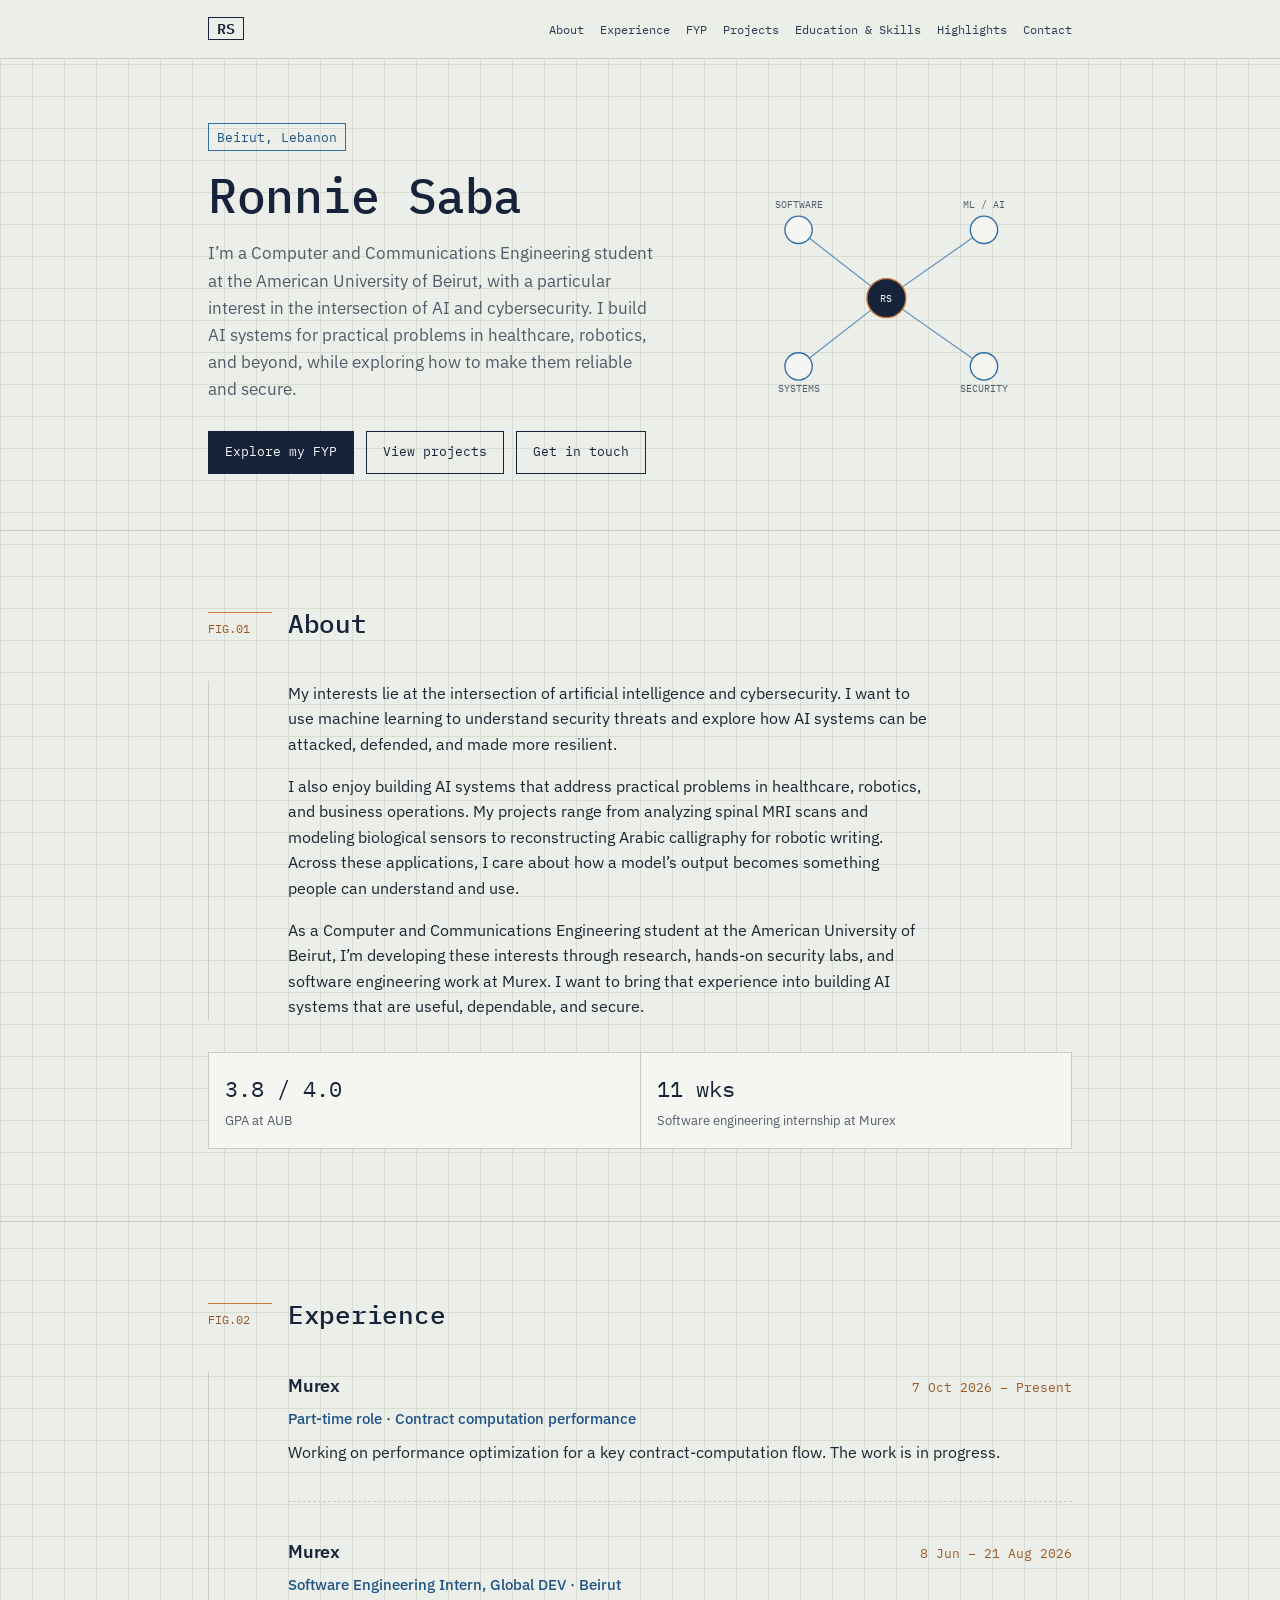
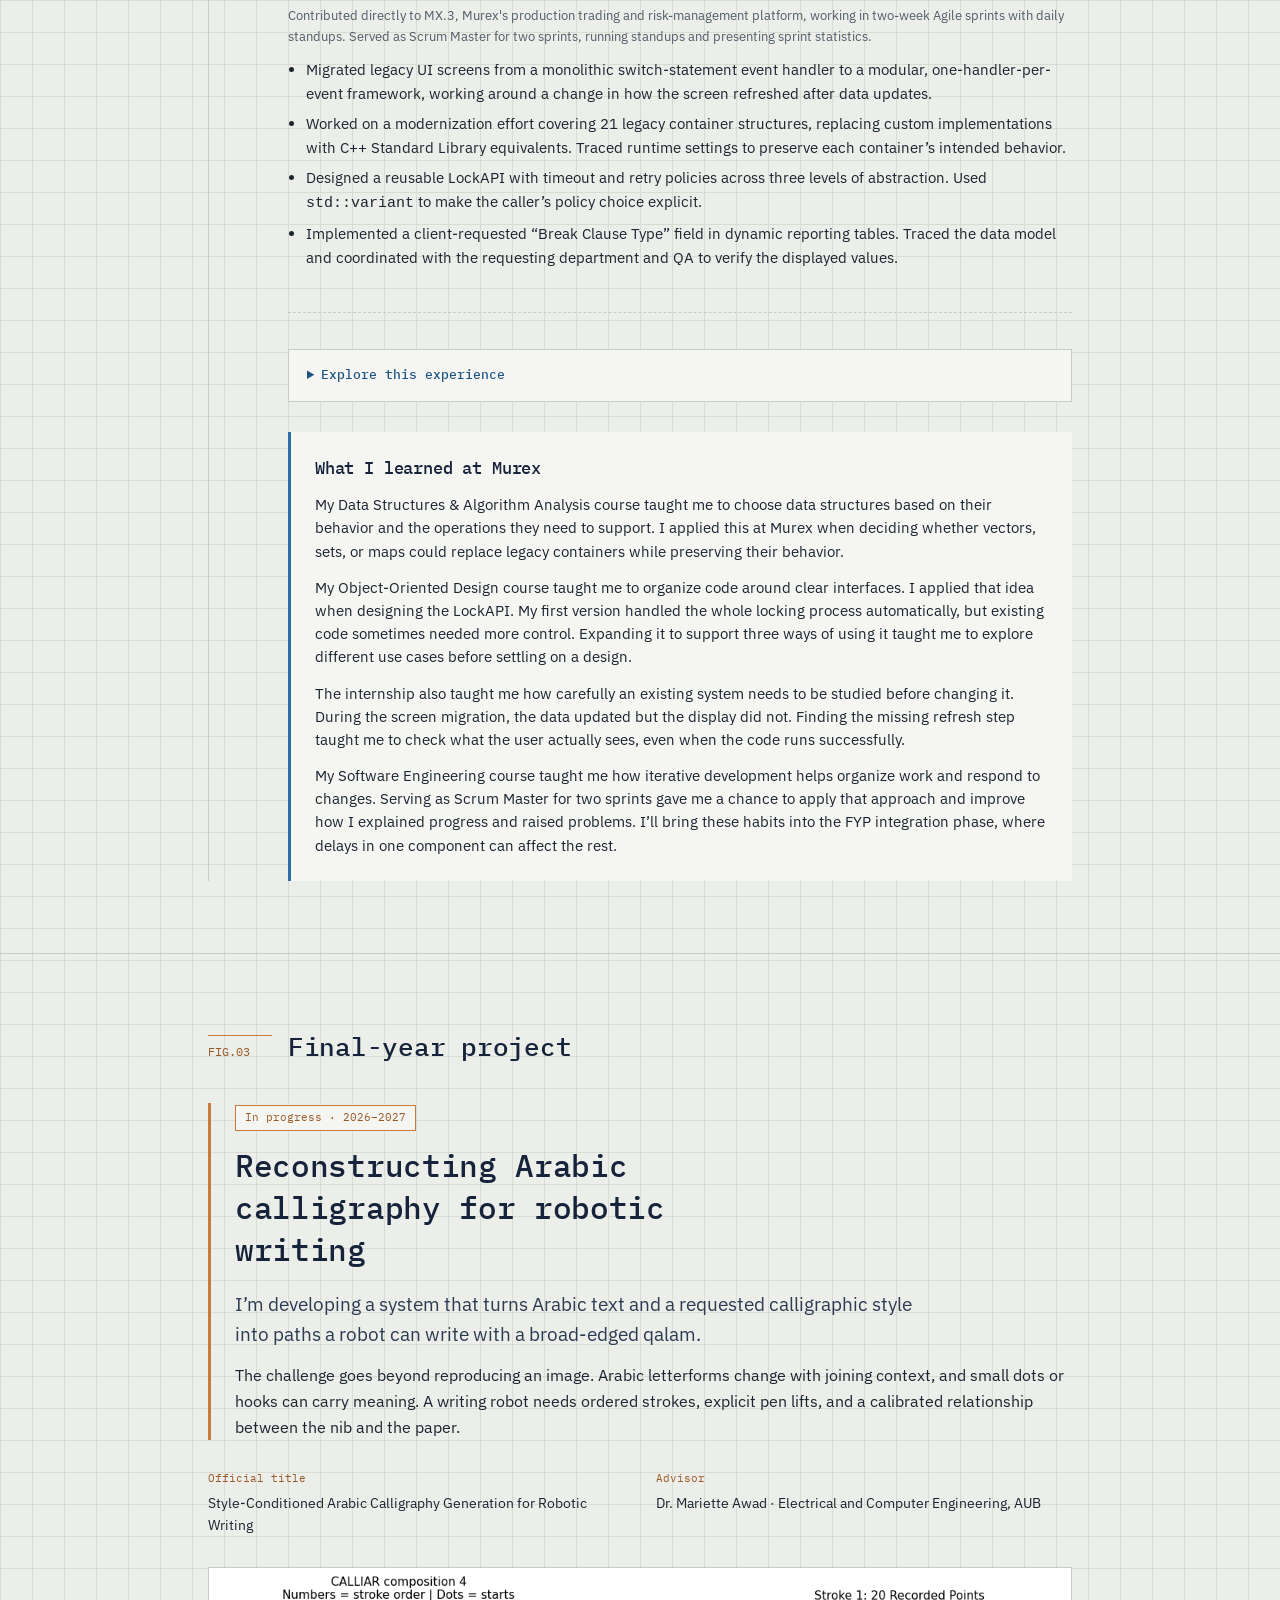
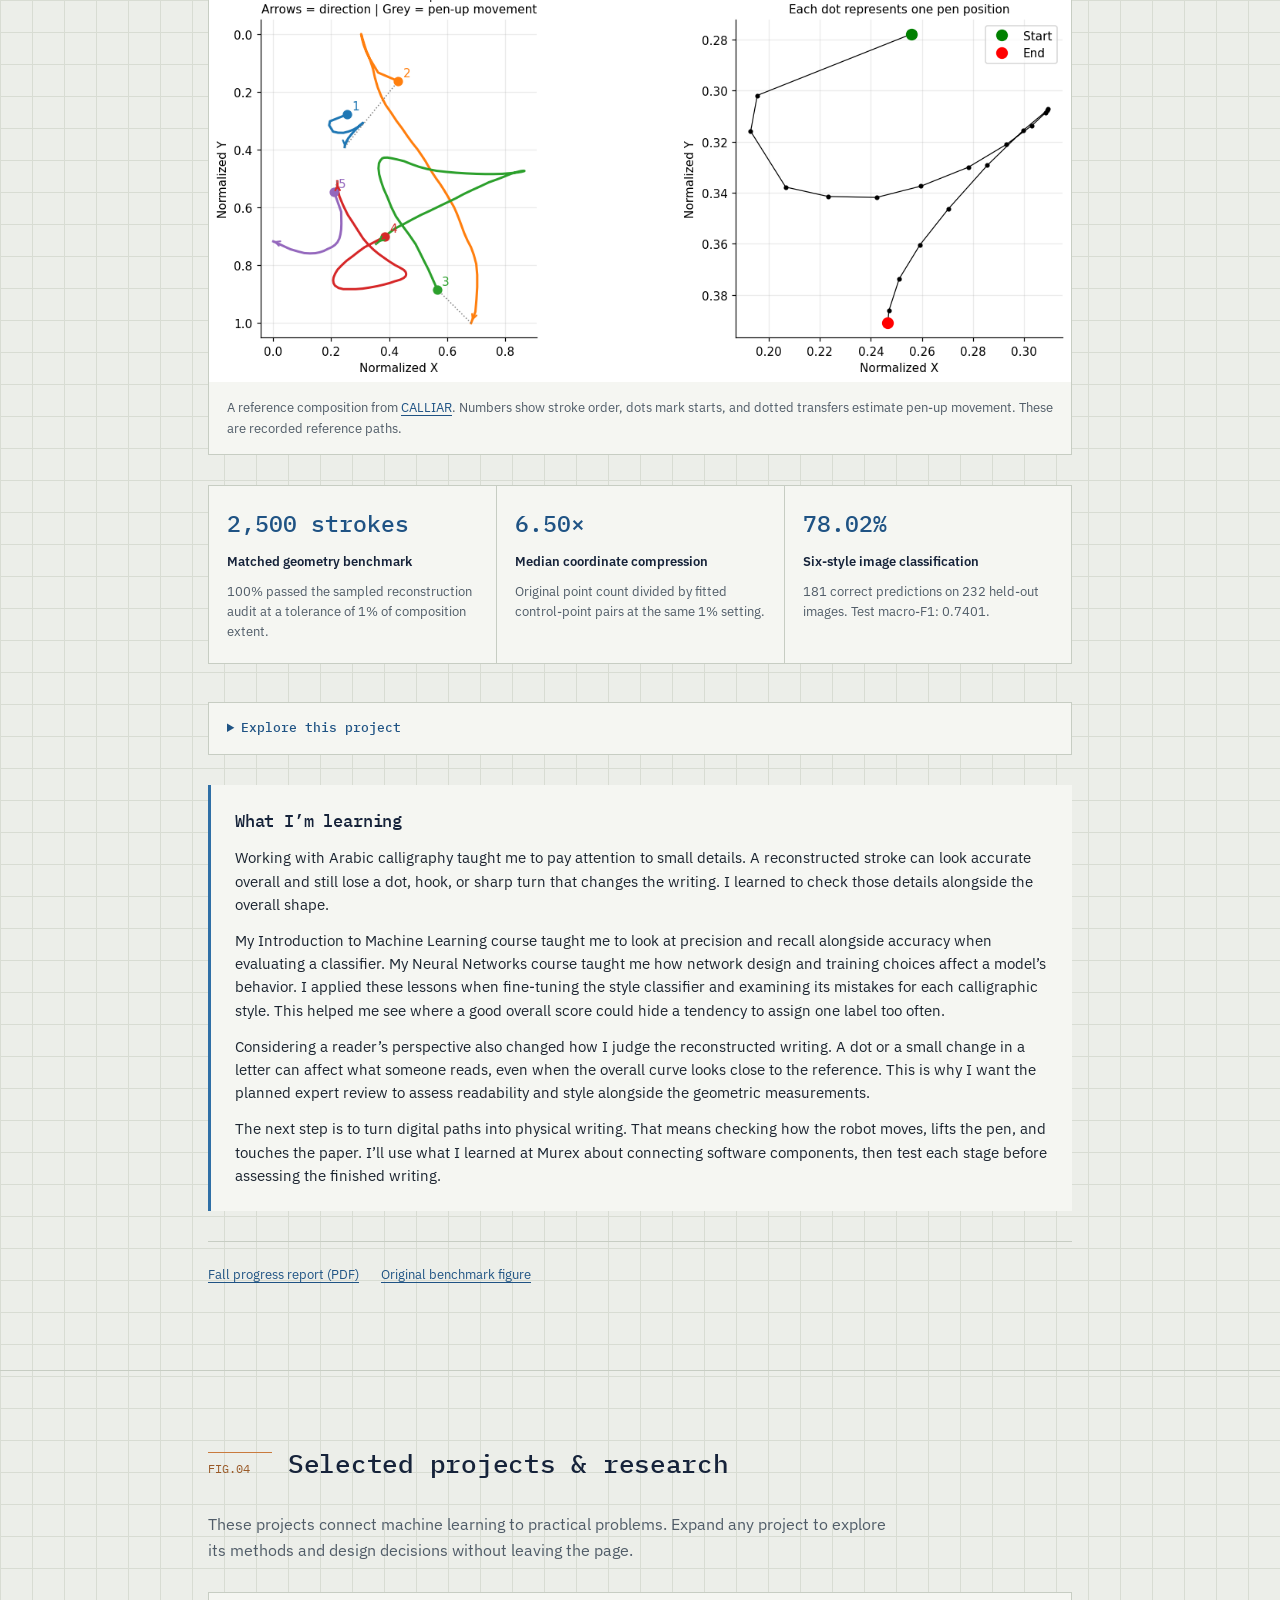
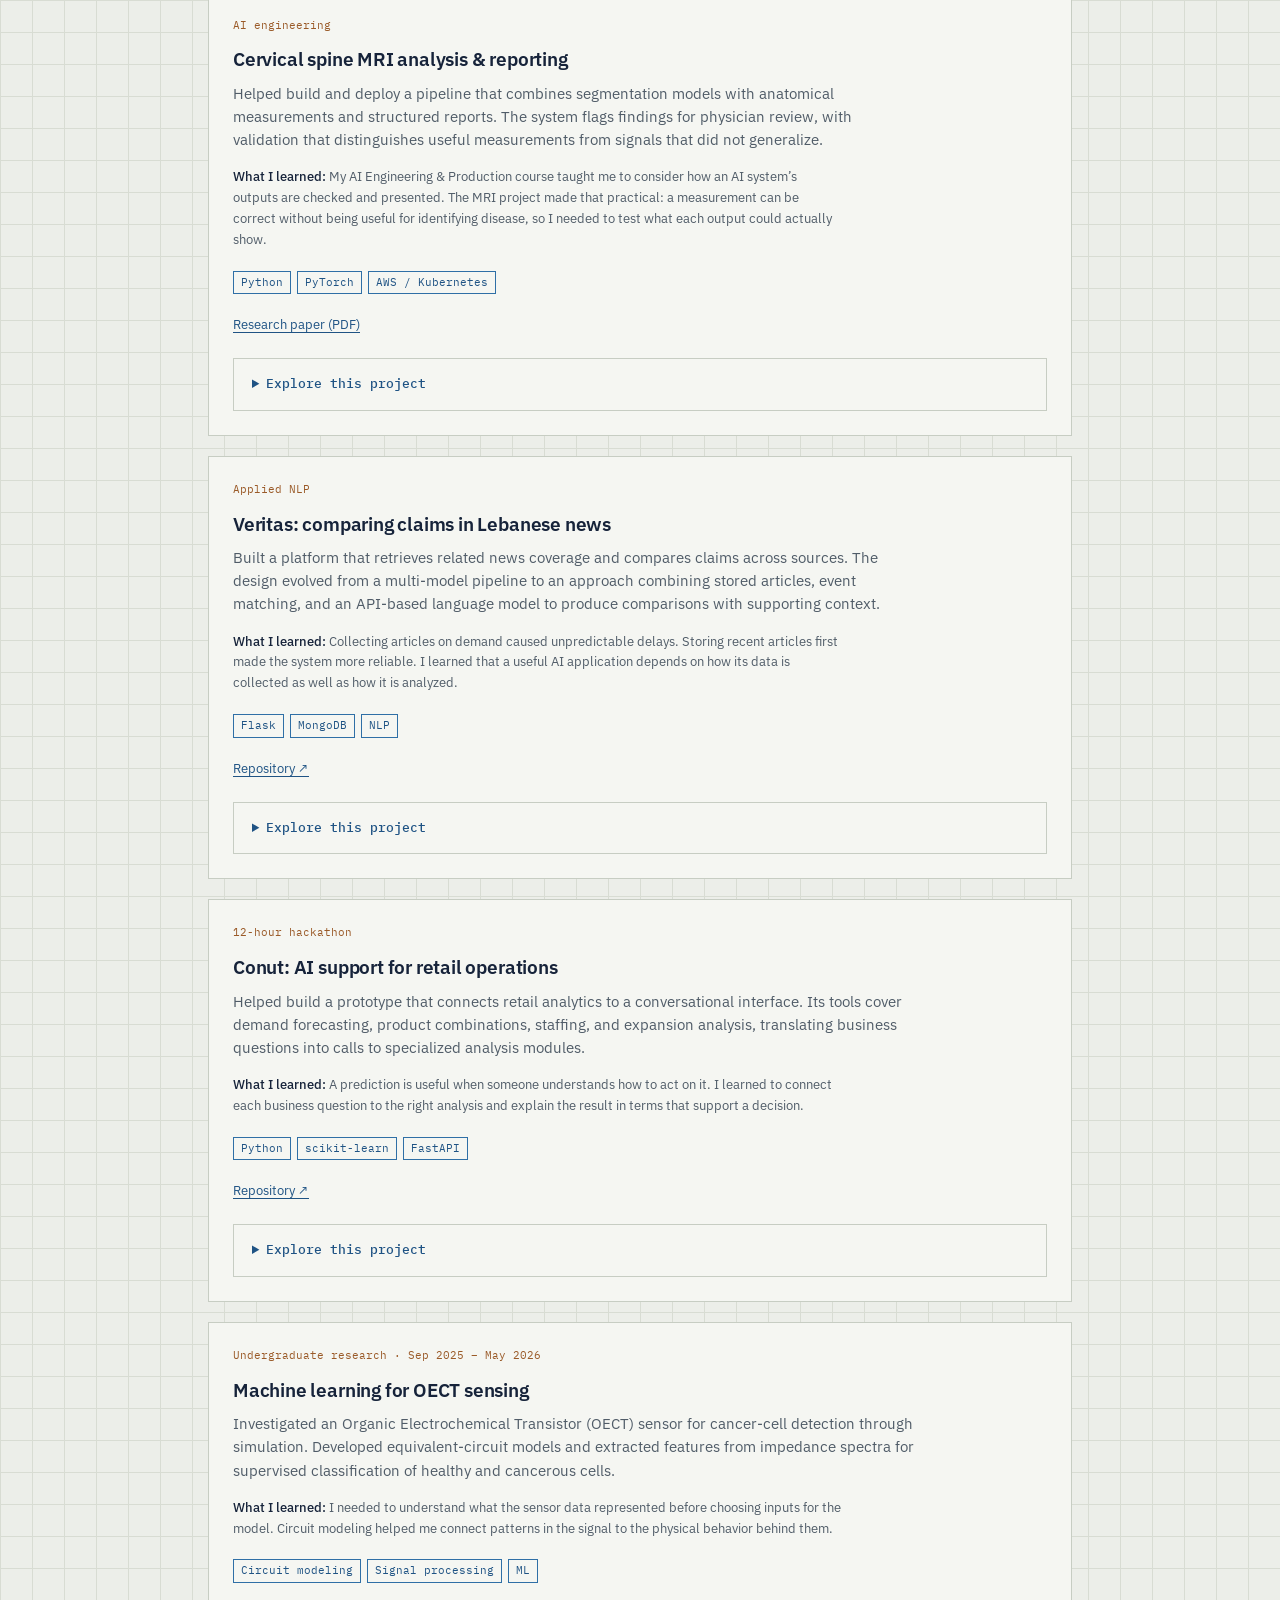
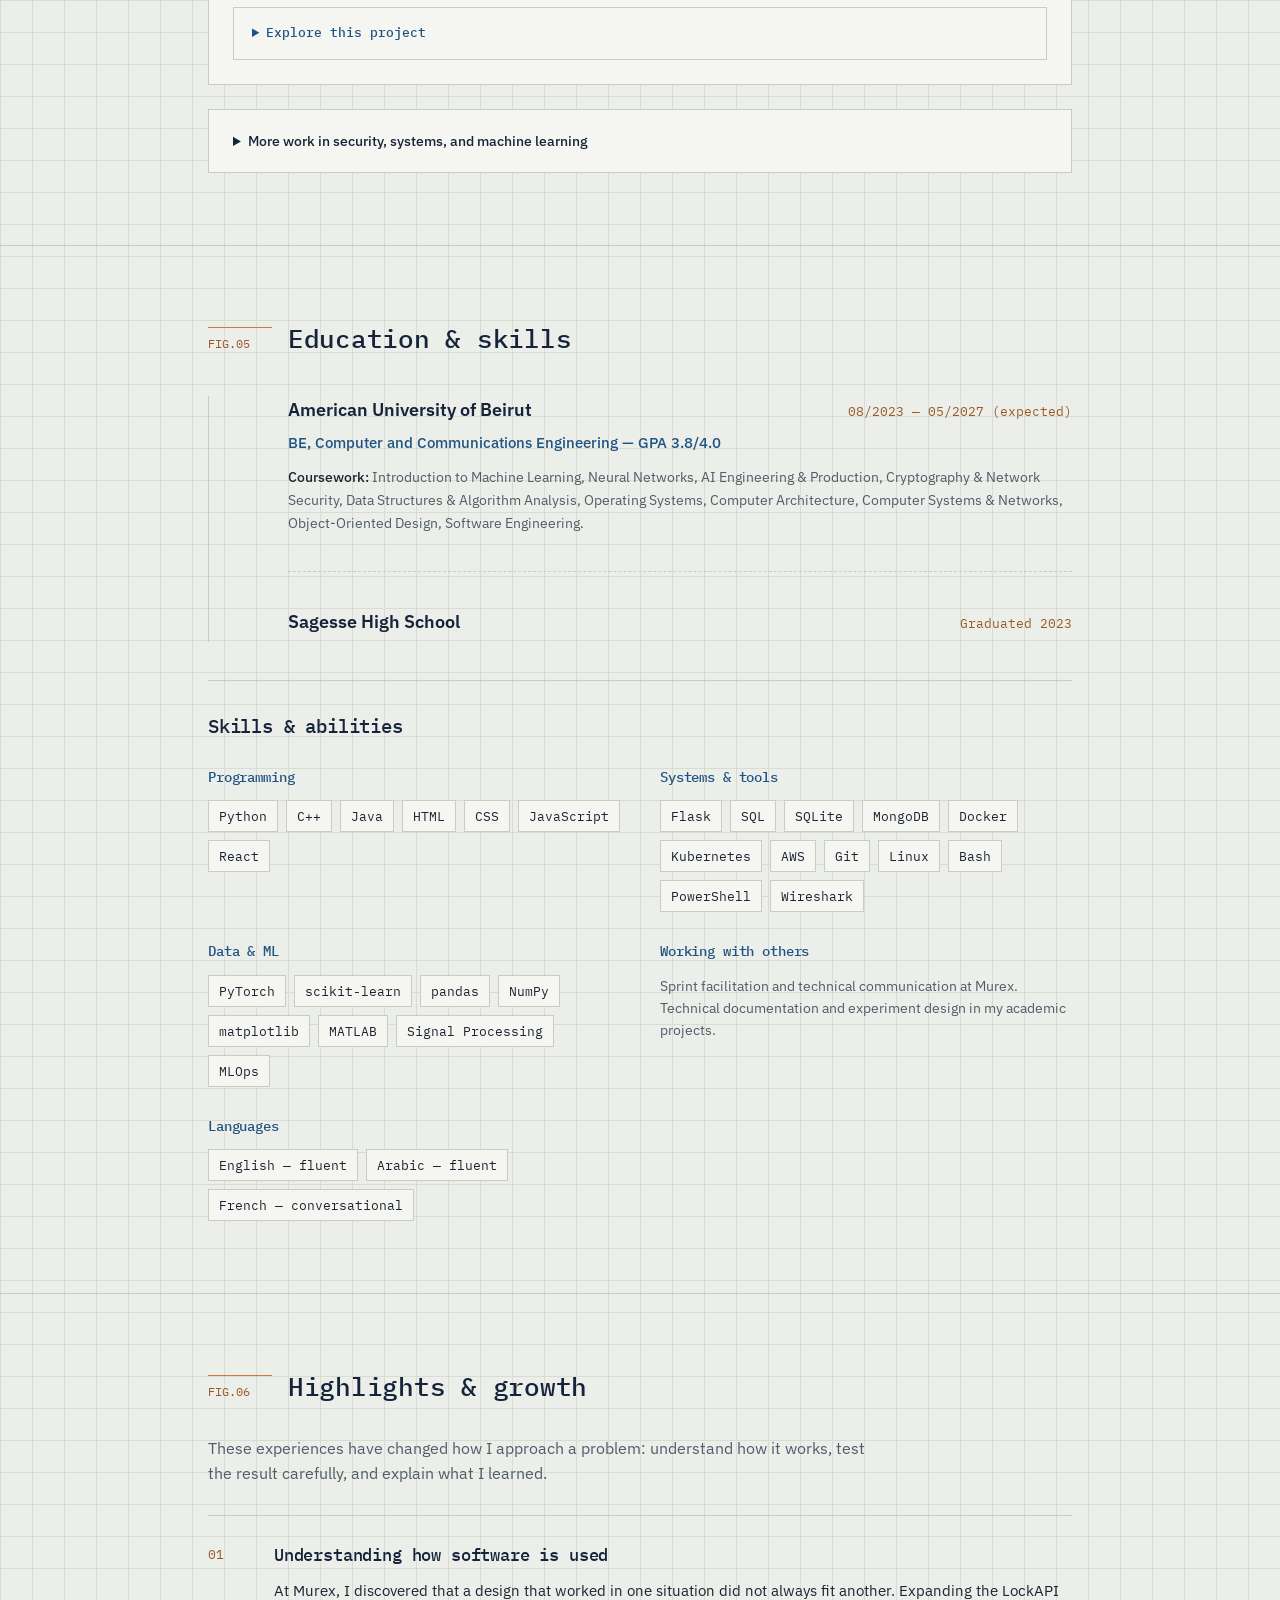
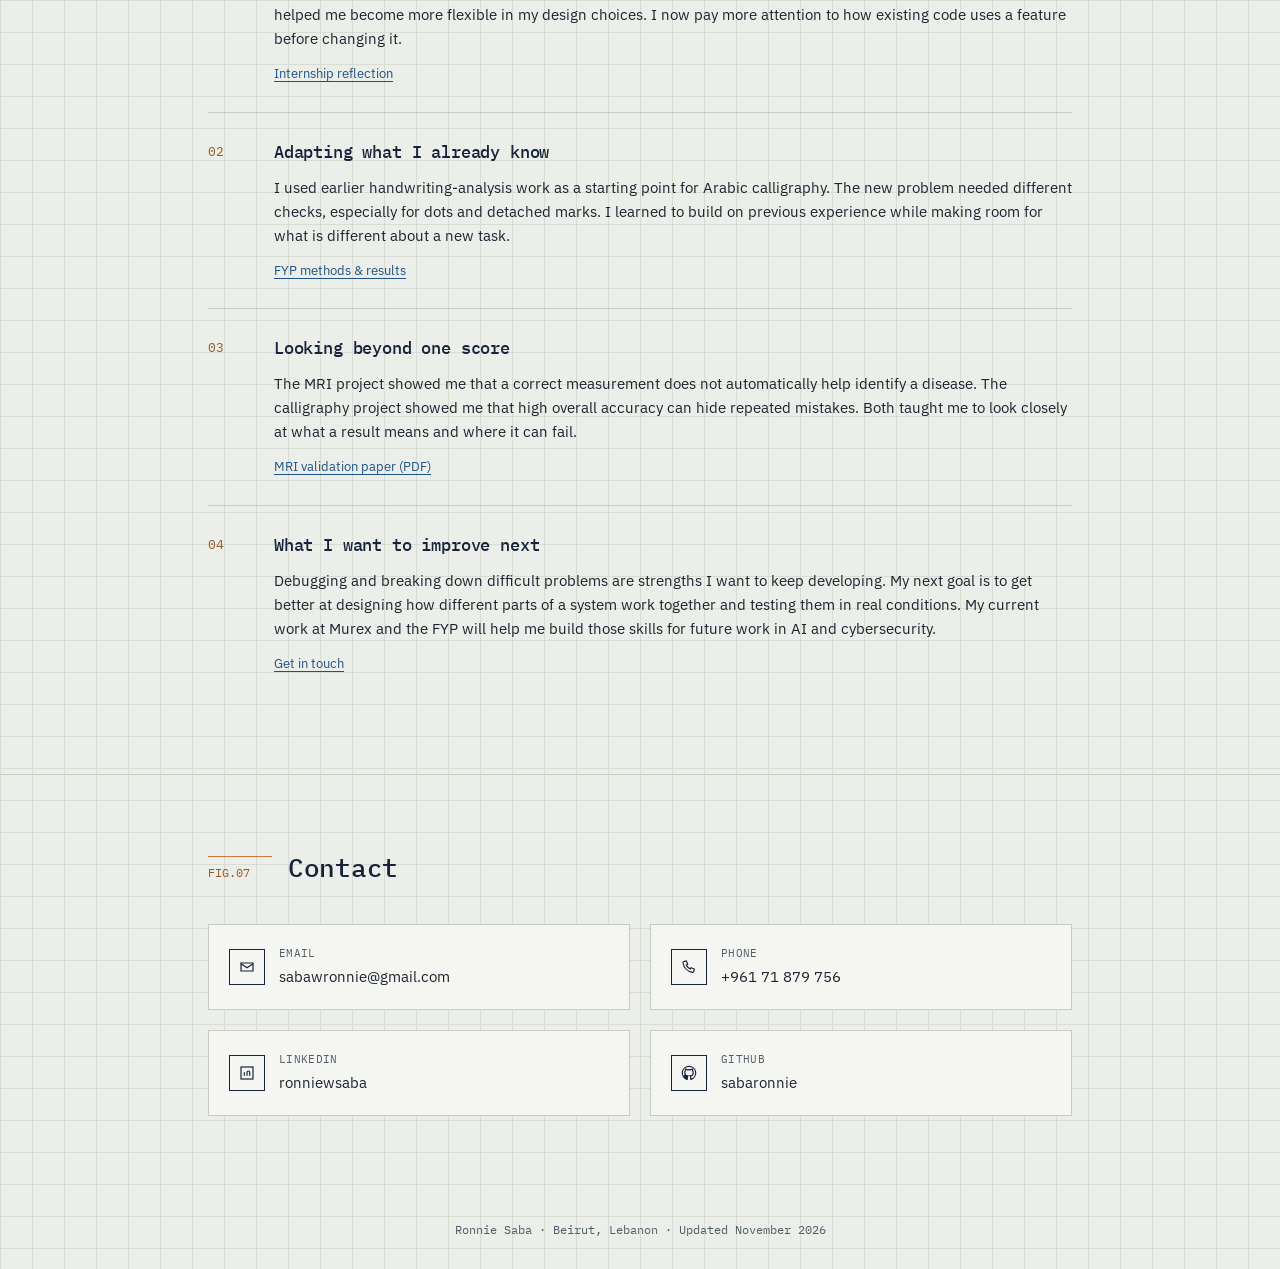
<file: artifacts/index.html>
<!DOCTYPE html>
<html lang="en">
<head>
  <meta charset="UTF-8">
  <meta name="viewport" content="width=device-width, initial-scale=1.0">
  <meta http-equiv="refresh" content="0; url=../index.html#projects">
  <meta name="robots" content="noindex">
  <title>Ronnie Saba | Portfolio</title>
  <script>
    const destinations = {
      fyp: 'fyp-details',
      murex: 'murex-details',
      'murex-current': 'experience',
      mri: 'mri-details',
      veritas: 'veritas-details',
      conut: 'conut-details',
      oect: 'oect-details',
      'additional-work': 'additional-work'
    };
    const destination = destinations[window.location.hash.slice(1)] || 'projects';
    window.location.replace('../index.html#' + destination);
  </script>
</head>
<body>
  <p><a href="../index.html#projects">Open Ronnie Saba’s portfolio</a></p>
</body>
</html>
</file>
<file: styles.css>
:root{
    --ink:#16233A;
    --ink-soft:#2C3A52;
    --paper:#ECEEE9;
    --paper-raised:#F5F6F2;
    --line:#C7CDC3;
    --line-soft:#D8DCD3;
    --blue:#2F6FA6;
    --blue-deep:#1F5384;
    --copper:#C97A3D;
    --copper-deep:#9A5A28;
    --text:#1B2430;
    --text-soft:#5B6570;
    --mono:'IBM Plex Mono', ui-monospace, monospace;
    --sans:'IBM Plex Sans', system-ui, sans-serif;
    --maxw:920px;
  }

  *{box-sizing:border-box;}
  html{scroll-behavior:smooth;}
  body{
    margin:0;
    background:var(--paper);
    background-image:
      linear-gradient(var(--line-soft) 1px, transparent 1px),
      linear-gradient(90deg, var(--line-soft) 1px, transparent 1px);
    background-size:32px 32px;
    color:var(--text);
    font-family:var(--sans);
    line-height:1.6;
    -webkit-font-smoothing:antialiased;
  }

  ::selection{ background:var(--copper); color:#fff; }

  a{ color:var(--blue-deep); }

  h1,h2,h3,h4{
    font-family:var(--mono);
    font-weight:500;
    color:var(--ink);
    margin:0;
    letter-spacing:-0.01em;
  }

  p{ margin:0; color:var(--text); }

  .wrap{
    max-width:var(--maxw);
    margin:0 auto;
    padding:0 28px;
  }

  /* ---------- nav ---------- */
  nav{
    position:sticky; top:0; z-index:50;
    background:rgba(236,238,233,0.92);
    backdrop-filter:blur(6px);
    border-bottom:1px solid var(--line);
  }
  .nav-inner{
    max-width:var(--maxw);
    margin:0 auto;
    padding:16px 28px;
    display:flex;
    align-items:center;
    justify-content:space-between;
  }
  .nav-mark{
    font-family:var(--mono);
    font-weight:600;
    font-size:15px;
    color:var(--ink);
    text-decoration:none;
    border:1px solid var(--ink);
    padding:3px 8px;
    line-height:1;
  }
  .nav-links{
    display:flex;
    gap:24px;
    list-style:none;
    margin:0; padding:0;
  }
  .nav-links a{
    font-family:var(--mono);
    font-size:13px;
    text-decoration:none;
    color:var(--text-soft);
    transition:color .15s ease;
  }
  .nav-links a:hover{ color:var(--blue-deep); }
  .nav-toggle{ display:none; }

  @media (max-width:640px){
    .nav-links{ gap:14px; }
    .nav-links a{ font-size:12px; }
  }

  /* ---------- section scaffolding ---------- */
  section{
    padding:72px 0;
    border-bottom:1px solid var(--line);
    position:relative;
  }
  section:last-of-type{ border-bottom:none; }

  .section-head{
    display:grid;
    grid-template-columns:64px 1fr;
    gap:16px;
    align-items:baseline;
    margin-bottom:36px;
  }
  .section-ref{
    font-family:var(--mono);
    font-size:12px;
    color:var(--copper-deep);
    border-top:1px solid var(--copper);
    padding-top:6px;
  }
  .section-title{
    font-size:26px;
  }
  @media (max-width:600px){
    .section-head{ grid-template-columns:44px 1fr; }
    .section-title{ font-size:22px; }
  }

  .body-col{
    display:grid;
    grid-template-columns:64px 1fr;
    gap:16px;
  }
  @media (max-width:600px){
    .body-col{ grid-template-columns:44px 1fr; }
  }
  .body-col > .rail{
    border-left:1px solid var(--line);
    height:100%;
  }

  /* ---------- hero ---------- */
  .hero{
    padding:64px 0 56px;
    border-bottom:1px solid var(--line);
  }
  .hero-grid{
    display:grid;
    grid-template-columns:1.1fr 0.9fr;
    gap:40px;
    align-items:center;
  }
  @media (max-width:760px){
    .hero-grid{ grid-template-columns:1fr; }
    .hero-diagram{ order:-1; }
  }
  .eyebrow-tag{
    font-family:var(--mono);
    font-size:12.5px;
    color:var(--blue-deep);
    display:inline-block;
    border:1px solid var(--blue);
    padding:3px 8px;
    margin-bottom:18px;
  }
  .hero h1{
    font-size:clamp(32px, 5vw, 48px);
    line-height:1.12;
    margin-bottom:18px;
  }
  .hero h1 span{ color:var(--blue-deep); }
  .hero-lede{
    font-size:17px;
    color:var(--text-soft);
    max-width:46ch;
    margin-bottom:28px;
  }
  .hero-actions{
    display:flex;
    gap:12px;
    flex-wrap:wrap;
  }
  .btn{
    font-family:var(--mono);
    font-size:13px;
    text-decoration:none;
    padding:10px 16px;
    border:1px solid var(--ink);
    color:var(--ink);
    display:inline-block;
    transition:background .15s ease, color .15s ease;
  }
  .btn.primary{
    background:var(--ink);
    color:var(--paper-raised);
  }
  .btn.primary:hover{ background:var(--blue-deep); border-color:var(--blue-deep); }
  .btn:not(.primary):hover{ background:var(--ink); color:var(--paper-raised); }

  .hero-diagram{ width:100%; }
  .hero-diagram svg{ width:100%; height:auto; display:block; }

  .node-label{
    font-family:var(--mono);
    font-size:10.5px;
    fill:var(--text-soft);
  }
  .node-dot{ fill:var(--paper-raised); stroke:var(--blue); stroke-width:1.4; }
  .node-dot.core{ stroke:var(--copper); fill:var(--ink); }
  .wire{
    fill:none; stroke:var(--blue); stroke-width:1.2; opacity:.75;
    stroke-dasharray:220; stroke-dashoffset:220;
    animation:draw 1.6s ease forwards;
  }
  .wire:nth-of-type(2){ animation-delay:.15s; }
  .wire:nth-of-type(3){ animation-delay:.3s; }
  .wire:nth-of-type(4){ animation-delay:.45s; }
  @keyframes draw{ to{ stroke-dashoffset:0; } }
  @media (prefers-reduced-motion: reduce){
    .wire{ animation:none; stroke-dashoffset:0; }
  }

  /* ---------- about ---------- */
  .about-text{ max-width:64ch; }
  .about-text p + p{ margin-top:16px; }
  .about-text p{ font-size:16px; }
  .stat-strip{
    display:grid;
    grid-template-columns:repeat(2, 1fr);
    gap:1px;
    background:var(--line);
    border:1px solid var(--line);
    margin-top:32px;
  }
  .stat{
    background:var(--paper-raised);
    padding:18px 16px;
  }
  .stat-num{
    font-family:var(--mono);
    font-size:22px;
    color:var(--ink);
  }
  .stat-label{
    font-size:12.5px;
    color:var(--text-soft);
    margin-top:4px;
  }
  @media (max-width:560px){
    .stat-strip{ grid-template-columns:1fr; }
  }

  /* ---------- education / experience timeline ---------- */
  .entry{
    padding-bottom:36px;
    margin-bottom:36px;
    border-bottom:1px dashed var(--line);
  }
  .entry:last-child{ border-bottom:none; margin-bottom:0; padding-bottom:0; }
  .entry-top{
    display:flex;
    justify-content:space-between;
    align-items:baseline;
    gap:16px;
    flex-wrap:wrap;
    margin-bottom:6px;
  }
  .entry-org{ font-size:18px; font-weight:600; color:var(--ink); font-family:var(--sans); }
  .entry-date{
    font-family:var(--mono);
    font-size:12.5px;
    color:var(--copper-deep);
    white-space:nowrap;
  }
  .entry-role{
    font-size:14.5px;
    color:var(--blue-deep);
    margin-bottom:10px;
    font-weight:500;
  }
  .entry ul{
    margin:10px 0 0;
    padding-left:18px;
    color:var(--text);
  }
  .entry li{ margin-bottom:6px; font-size:15px; }
  .entry-meta{
    font-size:13px;
    color:var(--text-soft);
    margin-top:4px;
  }
  .coursework{
    margin-top:12px;
    font-size:13.5px;
    color:var(--text-soft);
    line-height:1.7;
  }
  .coursework b{ color:var(--text); font-weight:500; }

  /* ---------- skills ---------- */
  .skills-grid{
    display:grid;
    grid-template-columns:repeat(2, 1fr);
    gap:28px 40px;
  }
  @media (max-width:600px){ .skills-grid{ grid-template-columns:1fr; } }
  .skill-group h3, .skill-group h4{
    font-size:14px;
    color:var(--blue-deep);
    margin-bottom:12px;
    font-weight:500;
  }
  .chip-row{
    display:flex;
    flex-wrap:wrap;
    gap:8px;
  }
  .chip{
    font-family:var(--mono);
    font-size:12.5px;
    padding:5px 10px;
    border:1px solid var(--line);
    background:var(--paper-raised);
    color:var(--text);
  }

  /* ---------- projects ---------- */
  .proj-grid{
    display:grid;
    grid-template-columns:repeat(2, 1fr);
    gap:1px;
    background:var(--line);
    border:1px solid var(--line);
  }
  @media (max-width:700px){ .proj-grid{ grid-template-columns:1fr; } }
  .proj-card{
    background:var(--paper-raised);
    padding:24px;
    display:flex;
    flex-direction:column;
  }
  .proj-title{
    font-size:16px;
    font-weight:600;
    color:var(--ink);
    margin-bottom:8px;
  }
  .proj-desc{
    font-size:14.5px;
    color:var(--text-soft);
    flex:1;
    margin-bottom:14px;
  }
  .proj-tags{
    display:flex;
    flex-wrap:wrap;
    gap:6px;
  }
  .proj-tag{
    font-family:var(--mono);
    font-size:11px;
    color:var(--blue-deep);
    border:1px solid var(--blue);
    padding:2px 7px;
  }

  /* ---------- contact ---------- */
  .contact-grid{
    display:grid;
    grid-template-columns:1fr 1fr;
    gap:20px;
  }
  @media (max-width:600px){ .contact-grid{ grid-template-columns:1fr; } }
  .contact-card{
    border:1px solid var(--line);
    background:var(--paper-raised);
    padding:20px;
    display:flex;
    align-items:center;
    gap:14px;
    text-decoration:none;
    color:var(--text);
    transition:border-color .15s ease;
  }
  .contact-card:hover{ border-color:var(--blue); }
  .contact-icon{
    width:36px; height:36px;
    flex-shrink:0;
    display:flex; align-items:center; justify-content:center;
    border:1px solid var(--ink);
    color:var(--ink);
  }
  .contact-label{
    font-family:var(--mono);
    font-size:11px;
    color:var(--text-soft);
    text-transform:uppercase;
    letter-spacing:.03em;
  }
  .contact-value{ font-size:15px; margin-top:2px; }

  footer{
    padding:32px 0;
    text-align:center;
  }
  footer p{
    font-family:var(--mono);
    font-size:12px;
    color:var(--text-soft);
  }

/* Case studies and evidence use the original portfolio's type and colors. */
:root { --text-soft:#505c68; }
html { scroll-padding-top:96px; }
main { display:block; }
a, button, summary { -webkit-tap-highlight-color:transparent; }
a { text-underline-offset:3px; }
a:focus-visible, button:focus-visible, summary:focus-visible, [tabindex]:focus-visible { outline:3px solid var(--blue); outline-offset:5px; }
.skip-link { position:fixed; top:-100px; left:16px; padding:12px 18px; background:var(--ink); color:white; z-index:100; }
.skip-link:focus { top:12px; }
.nav-links { gap:16px; }
.nav-links a { color:var(--ink-soft); font-size:12px; }
.core-label { fill:var(--paper-raised); }
.section-intro { max-width:68ch; margin:-8px 0 28px; color:var(--text-soft); }
.fyp-study { min-width:0; }
.anchor-alias { position:absolute; top:0; }
.fyp-heading { border-left:3px solid var(--copper); padding-left:24px; }
.status, .project-kind { font-family:var(--mono); font-size:11px; color:var(--copper-deep); }
.status { display:inline-block; margin-bottom:14px; border:1px solid var(--copper); padding:3px 9px; background:var(--paper-raised); }
.fyp-heading h3 { font-size:clamp(23px,4vw,31px); line-height:1.35; max-width:28ch; margin-bottom:18px; }
.fyp-lede { font-size:19px; color:var(--ink-soft); margin-bottom:14px; max-width:62ch; }
.project-facts { display:grid; grid-template-columns:1fr 1fr; gap:20px 32px; margin:30px 0; }
.project-facts > div { min-width:0; }
dt { font-family:var(--mono); font-size:11px; color:var(--copper-deep); margin-bottom:4px; }
dd { margin:0; font-size:14px; }
.evidence-figure { margin:28px 0; border:1px solid var(--line); background:var(--paper-raised); }
.evidence-figure a:has(img) { display:block; background:white; }
.evidence-figure img { display:block; max-width:100%; width:100%; height:auto; }
figcaption { padding:15px 18px; font-size:12.5px; color:var(--text-soft); line-height:1.65; }
.metric-grid { display:grid; grid-template-columns:repeat(3,minmax(0,1fr)); gap:0; border:1px solid var(--line); background:var(--paper-raised); margin:30px 0 38px; }
.metric-grid > div { padding:22px 18px; }
.metric-grid > div + div { border-left:1px solid var(--line); }
.metric-grid strong { display:block; font:500 23px var(--mono); color:var(--blue-deep); margin-bottom:10px; }
.metric-grid span { font-size:13px; font-weight:600; color:var(--ink); }
.metric-grid p { font-size:12.5px; margin-top:8px; color:var(--text-soft); }
.study-block { margin-top:34px; }
.study-block h3, .reflection h3 { font-size:17px; line-height:1.5; margin-bottom:12px; }
.study-block p + p, .reflection p + p { margin-top:13px; }
.table-scroll { overflow-x:auto; margin:22px 0 16px; border:1px solid var(--line); background:var(--paper-raised); }
table { border-collapse:collapse; width:100%; min-width:480px; font-size:13px; }
caption { text-align:left; padding:14px 16px; font-size:12px; color:var(--text-soft); }
th, td { text-align:left; padding:12px 16px; border-top:1px solid var(--line); }
thead th { background:var(--ink); color:var(--paper-raised); font-weight:500; }
tbody th { font-weight:400; max-width:40ch; }
td { font-family:var(--mono); white-space:nowrap; }
.selected-result { background:#e2e9e3; }
.selected-result th, .selected-result td { font-weight:600; }
.evidence-note { font-size:12.5px; color:var(--text-soft); line-height:1.7; }
.study-block > .evidence-note + p { margin-top:15px; }
.pipeline { display:grid; grid-template-columns:repeat(4,minmax(0,1fr)); list-style:none; counter-reset:stage; padding:0; margin:24px 0; gap:14px; }
.pipeline li { counter-increment:stage; border-top:2px solid var(--blue); padding-top:12px; }
.pipeline li::before { content:counter(stage,decimal-leading-zero); display:block; color:var(--copper-deep); font:12px var(--mono); margin-bottom:8px; }
.pipeline strong { display:block; font-size:13px; color:var(--ink); margin-bottom:6px; }
.pipeline span { display:block; font-size:12.5px; color:var(--text-soft); }
.reflection { margin:30px 0 0; padding:24px; border-left:3px solid var(--blue); background:var(--paper-raised); }
.reflection p { font-size:14.5px; }
.text-link { display:inline-block; margin-top:18px; font-size:13px; }
.milestones { padding:0; margin:0; list-style:none; }
.milestones li { display:grid; grid-template-columns:190px minmax(0,1fr); gap:18px; padding:15px 0; border-bottom:1px solid var(--line); }
.milestones span { font:12px/1.8 var(--mono); color:var(--copper-deep); }
.milestones p { font-size:14px; }
.artifact-links { display:flex; flex-wrap:wrap; gap:12px 22px; margin-top:20px; }
.artifact-links a { font-size:12.5px; }
.fyp-links { border-top:1px solid var(--line); padding-top:22px; margin-top:30px; margin-bottom:14px; }
.project-kind { margin-bottom:12px; }
h3.proj-title { font-family:var(--sans); line-height:1.45; }
.proj-desc { flex:initial; margin-bottom:16px; }
.project-learning { font-size:13px; margin-bottom:20px; color:var(--text-soft); flex:1; }
.project-learning strong { color:var(--ink); font-weight:500; }
.project-more { margin-top:24px; border:1px solid var(--line); background:var(--paper-raised); padding:20px 24px; }
summary { cursor:pointer; font-size:14px; color:var(--ink); font-weight:500; }
.additional-projects article { margin-top:24px; }
.additional-projects h3 { font-size:14px; margin-bottom:8px; }
.additional-projects p { font-size:14px; color:var(--text-soft); }
.additional-projects a { display:inline-block; margin-top:10px; font-size:12.5px; }
.skill-note { font-size:14px; color:var(--text-soft); }
.highlights-list > article { display:grid; grid-template-columns:44px minmax(0,1fr); gap:22px; border-top:1px solid var(--line); padding:26px 0; }
.highlight-index { font:13px var(--mono); color:var(--copper-deep); padding-top:4px; }
.highlights-list h3 { font-size:17px; margin-bottom:10px; }
.highlights-list p { font-size:15px; }
.highlights-list a { display:inline-block; font-size:12.5px; margin-top:12px; }
.contact-value { overflow-wrap:anywhere; }
footer p + p { margin-top:10px; }

/* Supporting material expands beside its project on the main page. */
.proj-grid { grid-template-columns:minmax(0,1fr); gap:20px; border:0; background:transparent; }
.proj-card { min-width:0; border:1px solid var(--line); }
h3.proj-title { font-size:19px; }
.proj-desc, .project-learning { max-width:76ch; }
.inline-details { margin-top:24px; border:1px solid var(--line); background:var(--paper-raised); min-width:0; scroll-margin-top:96px; }
.inline-details summary { padding:15px 18px; font:500 13px/1.6 var(--mono); color:var(--blue-deep); }
.inline-details summary:hover { background:#e5e9e2; }
.inline-details[open] > summary { border-bottom:1px solid var(--line); }
.details-content { padding:20px; }
.details-content p, .details-content li { font-size:14px; }
.details-content p + p { margin-top:14px; }
.details-content h4 { font-size:16px; line-height:1.5; margin:26px 0 12px; }
.details-content > h4:first-child { margin-top:0; }
.details-content > .study-block:first-child { margin-top:0; }
.details-content ul, .details-content ol:not(.pipeline) { padding-left:22px; }
.details-content li + li { margin-top:9px; }
.details-content .pipeline li + li { margin-top:0; }
.details-content .milestones { padding-left:0 !important; }
.details-content .milestones li + li { margin-top:0; }
.education-skills { margin-top:38px; scroll-margin-top:96px; }
.education-skills > h3 { font-size:19px; border-top:1px solid var(--line); padding-top:30px; margin-bottom:24px; }
#additional-work { scroll-margin-top:96px; }

@media (max-width:840px) {
  .nav-inner { flex-wrap:wrap; gap:16px; }
  .js .nav-toggle { display:block; color:var(--ink); background:var(--paper-raised); border:1px solid var(--line); font:12px var(--mono); padding:8px 12px; cursor:pointer; min-height:40px; }
  .nav-links { width:100%; display:grid; grid-template-columns:repeat(4,minmax(0,1fr)); gap:6px 12px; }
  .nav-links a { display:block; padding:10px 0; }
  .js .nav-links { display:none; }
  .js .nav-links.is-open { display:grid; }
}
@media (max-width:600px) {
  .wrap { padding-left:20px; padding-right:20px; }
  .nav-inner { padding:10px 20px; }
  .hero { padding-top:36px; }
  .hero-grid { gap:22px; }
  .hero-diagram { max-width:300px; margin:auto; }
  section { padding:48px 0; }
  .section-head { margin-bottom:25px; gap:12px; }
  .body-col { grid-template-columns:minmax(0,1fr); gap:0; }
  .body-col > .rail { display:none; }
  .fyp-heading { padding-left:16px; }
  .fyp-lede { font-size:17px; }
  .project-facts { grid-template-columns:minmax(0,1fr); gap:18px; }
  .metric-grid { grid-template-columns:minmax(0,1fr); }
  .metric-grid > div + div { border-left:0; border-top:1px solid var(--line); }
  .metric-grid > div { padding:18px; }
  .pipeline { grid-template-columns:repeat(2,minmax(0,1fr)); gap:24px 18px; }
  .milestones li { grid-template-columns:minmax(0,1fr); gap:6px; }
  .reflection { padding:20px 18px; }
  figcaption { padding:12px; }
  .proj-card { padding:22px 20px; }
  .highlights-list > article { grid-template-columns:26px minmax(0,1fr); gap:12px; }
  .entry-org { font-size:17px; }
  .contact-card { padding:16px; }
  .table-scroll { margin-left:0; margin-right:0; }
  .details-content { padding:18px 14px; }
  .inline-details summary { padding:14px; }
}
@media (max-width:380px) {
  .nav-links { grid-template-columns:repeat(2,minmax(0,1fr)); }
  .hero-actions .btn { width:100%; text-align:center; }
}
@media (prefers-reduced-motion:reduce) {
  html { scroll-behavior:auto; }
  *, *::before, *::after { transition:none !important; }
}
@media print {
  body { background:white; }
  nav, .hero-diagram, .hero-actions, .skip-link { display:none; }
  section { padding:24px 0; }
  .wrap { max-width:none; }
  .reflection, .proj-card, figure { break-inside:avoid; }
}
td.prose-cell { font-family:var(--sans); white-space:normal; line-height:1.6; }
.internship-figure img { width:auto; max-width:100%; height:auto; max-height:340px; margin:0 auto; }
.policy-figure img { max-height:440px; }
</file>
